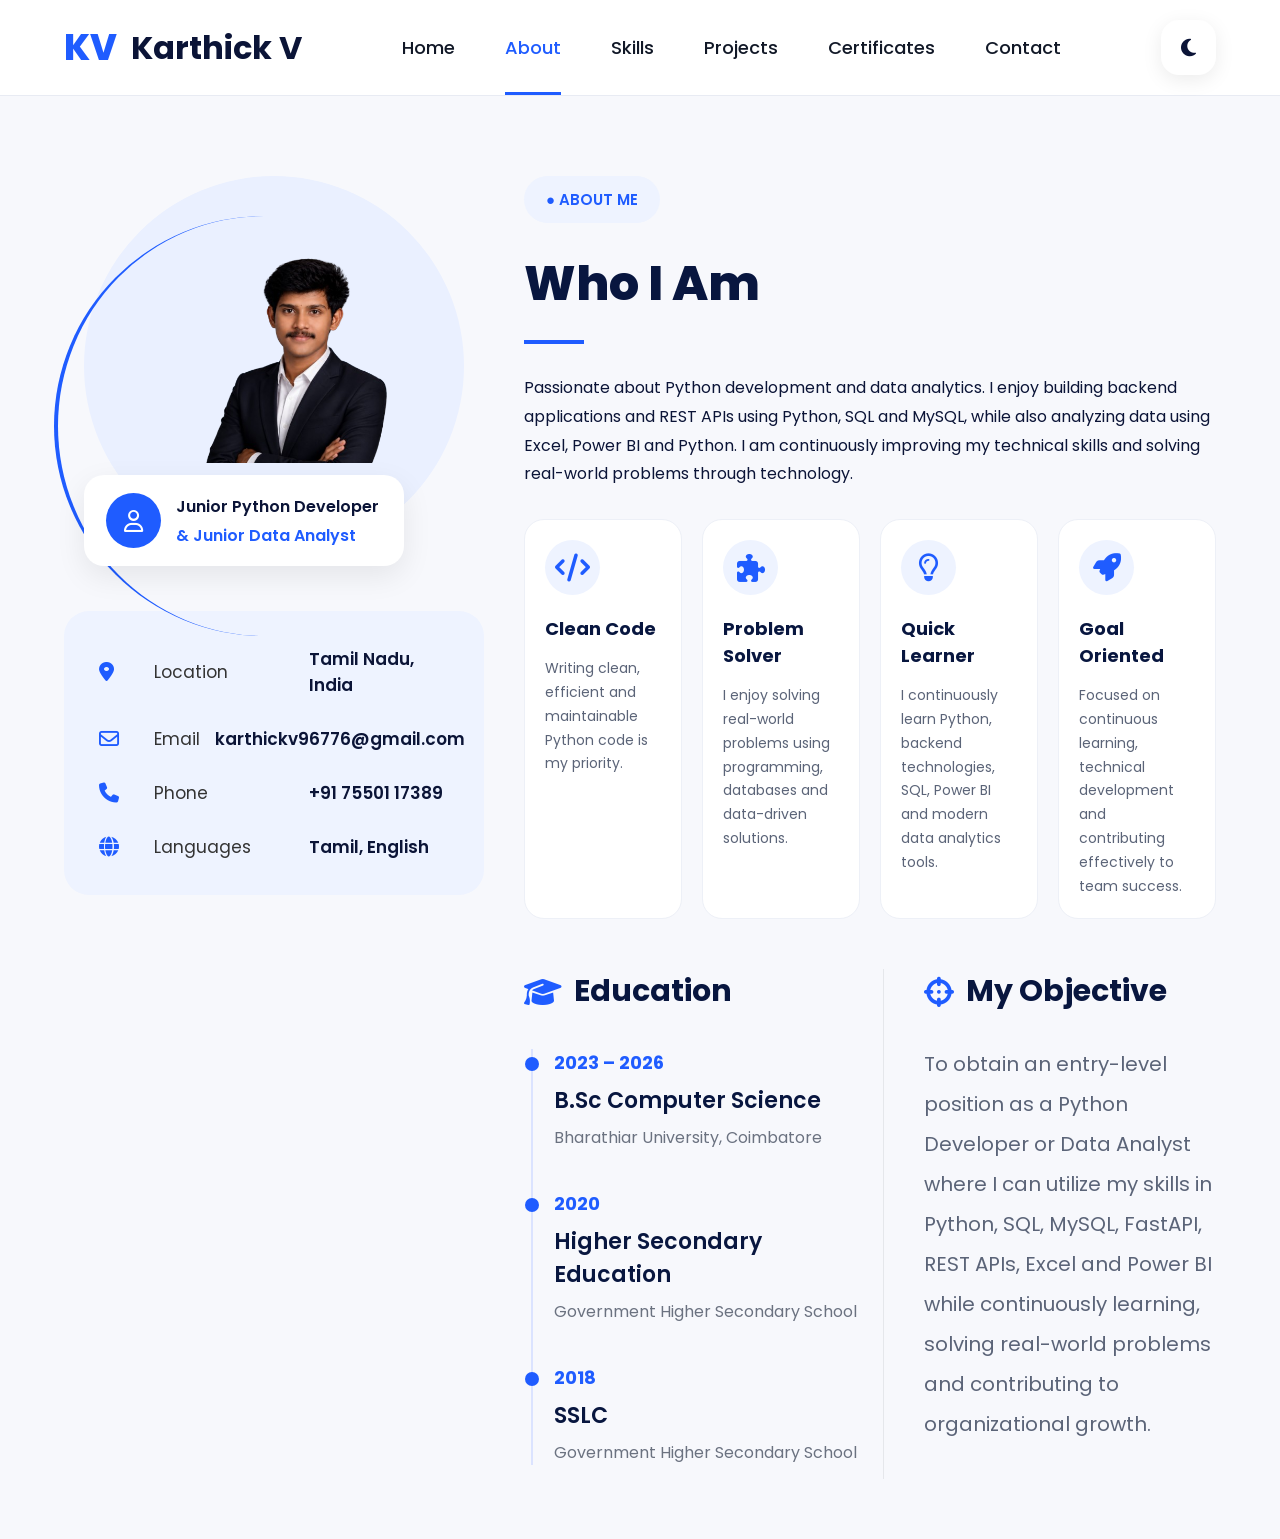
<file: about.html>
<!DOCTYPE html>
<html lang="en">

<head>

    <meta charset="UTF-8">
    <meta name="viewport" content="width=device-width, initial-scale=1.0">

    <title>About | Karthick V</title>

    <link rel="stylesheet" href="css/about.css">

    <link rel="stylesheet"
        href="https://cdnjs.cloudflare.com/ajax/libs/font-awesome/6.7.2/css/all.min.css">

</head>

<body>

    <!-- ========================= -->
    <!-- HEADER -->
    <!-- ========================= -->

    <header class="header">

        <div class="container">

            <div class="logo">

                <span class="logo-icon">KV</span>

                <h2>Karthick V</h2>

            </div>

            <nav class="navbar">

                <ul class="nav-links">

                    <li><a href="index.html">Home</a></li>

                    <li><a href="about.html" class="active">About</a></li>

                    <li><a href="skills.html">Skills</a></li>

                    <li><a href="projects.html">Projects</a></li>

                    <li><a href="certificates.html">Certificates</a></li>

                    <li><a href="contact.html">Contact</a></li>

                </ul>

            </nav>

            <div class="theme-toggle">

                <i class="fa-solid fa-moon"></i>

            </div>

        </div>

    </header>

    <!-- ========================= -->
    <!-- ABOUT SECTION -->
    <!-- ========================= -->

    <section class="about-section">

        <div class="container about-container">

            <!-- LEFT SIDE -->

            <div class="about-left">

                <div class="image-wrapper">

                    <div class="circle-bg"></div>

                    <div class="curve-design"></div>

                    <img src="assets/images/profile/karthick.png"
                        alt="Karthick V"
                        class="profile-image">

                    <div class="role-card">

                        <div class="role-icon">

                            <i class="fa-regular fa-user"></i>

                        </div>

                        <div class="role-text">

                            <h4>Junior Python Developer</h4>

                            <p>& Junior Data Analyst </p>

                        </div>

                    </div>

                </div>

                <!-- PERSONAL INFO CARD -->

                <div class="info-card">

                    <div class="info-item">

                        <i class="fa-solid fa-location-dot"></i>

                        <span>Location</span>

                        <strong>Tamil Nadu, India</strong>

                    </div>

                    <div class="info-item">

                        <i class="fa-regular fa-envelope"></i>

                        <span>Email</span>

                        <strong>karthickv96776@gmail.com</strong>

                    </div>

                    <div class="info-item">

                        <i class="fa-solid fa-phone"></i>

                        <span>Phone</span>

                        <strong>+91 75501 17389</strong>

                    </div>

                    <div class="info-item">

                        <i class="fa-solid fa-globe"></i>

                        <span>Languages</span>

                        <strong>Tamil, English</strong>

                    </div>

                </div>

            </div>

            <!-- RIGHT SIDE -->

            <div class="about-right">

                <div class="section-badge">

                    ● ABOUT ME

                </div>

                <h2 class="section-title">

                    Who I Am

                </h2>

                <div class="title-line"></div>

                <p class="about-description">

                    Passionate about Python development and data analytics. I enjoy building backend applications and REST APIs using Python, SQL and MySQL, while also analyzing data using Excel, Power BI and Python. I am continuously improving my technical skills and solving real-world problems through technology.

                </p>

                <!-- FEATURE CARDS -->

                <div class="feature-grid">

                    <div class="feature-card">

                        <div class="feature-icon">

                            <i class="fa-solid fa-code"></i>

                        </div>

                        <h3>Clean Code</h3>

                        <p>
                            Writing clean, efficient and maintainable Python
                            code is my priority.
                        </p>

                    </div>

                    <div class="feature-card">

                        <div class="feature-icon">

                            <i class="fa-solid fa-puzzle-piece"></i>

                        </div>

                        <h3>Problem Solver</h3>

                        <p>
                            I enjoy solving real-world problems using
                            programming, databases and data-driven solutions.
                        </p>

                    </div>

                    <div class="feature-card">

                        <div class="feature-icon">

                            <i class="fa-regular fa-lightbulb"></i>

                        </div>

                        <h3>Quick Learner</h3>

                        <p>
                            I continuously learn Python, backend technologies,
                            SQL, Power BI and modern data analytics tools.
                        </p>

                    </div>

                    <div class="feature-card">

                        <div class="feature-icon">

                            <i class="fa-solid fa-rocket"></i>

                        </div>

                        <h3>Goal Oriented</h3>

                        <p>
                            Focused on continuous learning, technical
                            development and contributing effectively to team
                            success.
                        </p>

                    </div>

                </div>

                <!-- EDUCATION + OBJECTIVE -->

                <div class="bottom-content">

                    <!-- EDUCATION -->

                    <div class="education-section">

                        <h3>

                            <i class="fa-solid fa-graduation-cap"></i>

                            Education

                        </h3>

                        <div class="timeline">

                            <div class="timeline-item">

                                <h4>2023 – 2026</h4>

                                <p>B.Sc Computer Science</p>

                                <span>
                                    Bharathiar University, Coimbatore
                                </span>

                            </div>

                            <div class="timeline-item">

                                <h4>2020</h4>

                                <p>Higher Secondary Education</p>

                                <span>
                                    Government Higher Secondary School
                                </span>

                            </div>

                            <div class="timeline-item">

                                <h4>2018</h4>

                                <p>SSLC</p>

                                <span>
                                    Government Higher Secondary School
                                </span>

                            </div>

                        </div>

                    </div>

                    <!-- OBJECTIVE -->

                    <div class="objective-section">

                        <h3>

                            <i class="fa-solid fa-crosshairs"></i>

                            My Objective

                        </h3>

                        <p>

                            To obtain an entry-level position as a Python Developer or Data Analyst where I can utilize my skills in Python, SQL, MySQL, FastAPI, REST APIs, Excel and Power BI while continuously learning, solving real-world problems and contributing to organizational growth.

                        </p>

                    </div>

                </div>

            </div>

        </div>

    </section>

</body>

</html>
</file>
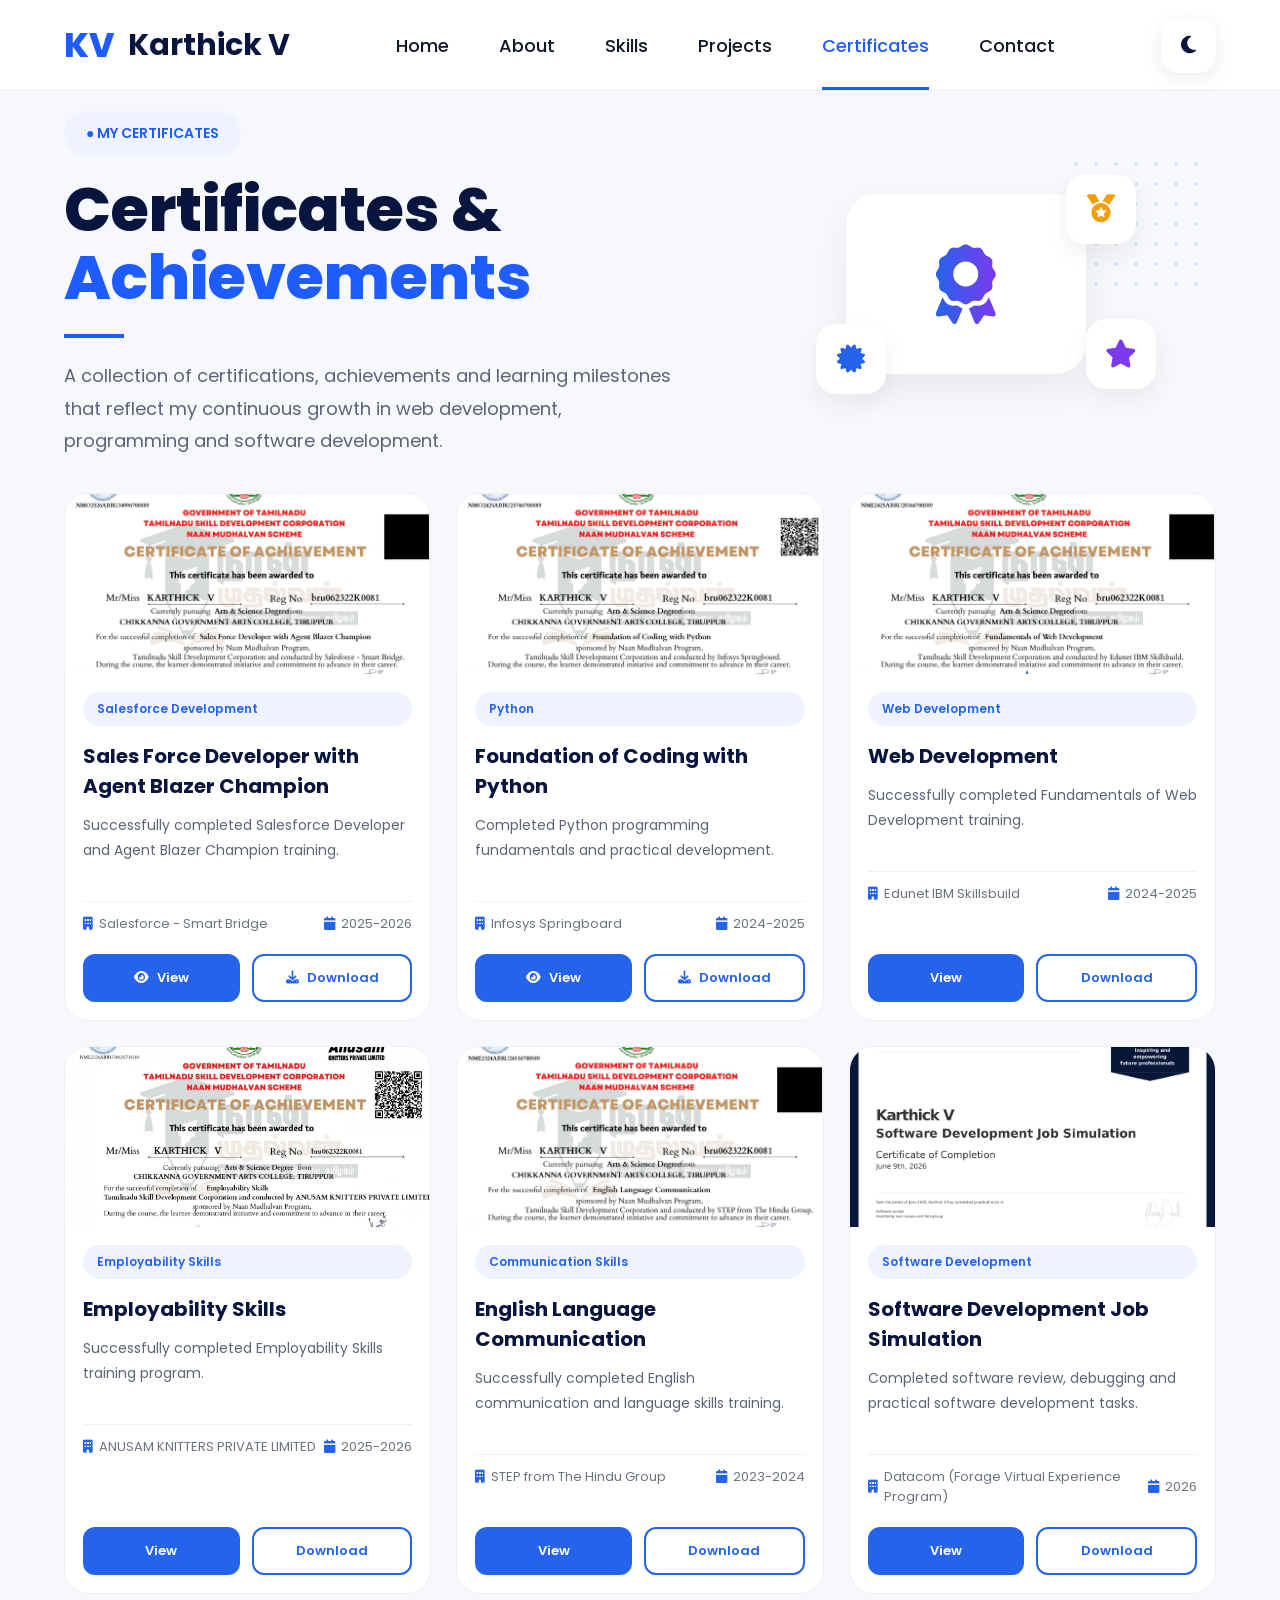
<file: certificates.html>
<!DOCTYPE html>
<html lang="en">

<head>

    <meta charset="UTF-8">

    <meta name="viewport"
        content="width=device-width, initial-scale=1.0">

    <title>Certificates | Karthick V</title>

    <!-- CSS -->

    <link rel="stylesheet"
        href="css/certificates.css">

    <!-- Font Awesome -->

    <link rel="stylesheet"
        href="https://cdnjs.cloudflare.com/ajax/libs/font-awesome/6.5.1/css/all.min.css">

</head>

<body>

    <!-- ========================= -->
    <!-- HEADER -->
    <!-- ========================= -->

    <header class="header">

        <div class="container">

            <div class="logo">

                <span class="logo-icon">
                    KV
                </span>

                <h2>
                    Karthick V
                </h2>

            </div>

            <nav class="navbar">

                <ul class="nav-links">

                    <li>
                        <a href="index.html">
                            Home
                        </a>
                    </li>

                    <li>
                        <a href="about.html">
                            About
                        </a>
                    </li>

                    <li>
                        <a href="skills.html">
                            Skills
                        </a>
                    </li>

                    <li>
                        <a href="projects.html">
                            Projects
                        </a>
                    </li>

                    <li>
                        <a href="certificates.html"
                            class="active">

                            Certificates

                        </a>
                    </li>


                    <li>
                        <a href="contact.html">
                            Contact
                        </a>
                    </li>

                </ul>

            </nav>

            <div class="theme-toggle">

                <i class="fa-solid fa-moon"></i>

            </div>

        </div>

    </header>

    <!-- ========================= -->
    <!-- CERTIFICATES SECTION -->
    <!-- ========================= -->

    <section class="certificates-section">

        <div class="container">

            <!-- ========================= -->
            <!-- TOP AREA -->
            <!-- ========================= -->

            <div class="certificates-top">

                <!-- LEFT -->

                <div class="certificates-content">

                    <div class="section-badge">

                        ● MY CERTIFICATES

                    </div>

                    <h1 class="certificates-title">

                        Certificates &
                        <span>Achievements</span>

                    </h1>

                    <div class="title-line"></div>

                    <p class="certificates-description">

                        A collection of certifications, achievements and learning milestones that reflect my continuous growth in web development, programming and software development.

                    </p>

                </div>

                <!-- RIGHT -->

                <div class="certificates-illustration">

                    <div class="certificate-main-card">

                        <i class="fa-solid fa-award"></i>

                    </div>

                    <div class="floating-badge badge-one">

                        <i class="fa-solid fa-certificate"></i>

                    </div>

                    <div class="floating-badge badge-two">

                        <i class="fa-solid fa-medal"></i>

                    </div>

                    <div class="floating-badge badge-three">

                        <i class="fa-solid fa-star"></i>

                    </div>

                    <div class="dots-pattern"></div>

                </div>

            </div>

            <!-- ========================= -->
            <!-- CERTIFICATE GRID -->
            <!-- ========================= -->

            <div class="certificate-grid">

                <!-- CERTIFICATE 1 -->

                <div class="certificate-card">

                    <div class="certificate-image">

                        <img src="assets/images/cert1.jpg"
                            alt="Salesforce Development Certificate">

                    </div>

                    <div class="certificate-content">

                        <span class="certificate-tag">

                            Salesforce Development

                        </span>

                        <h3>

                            Sales Force Developer with Agent Blazer Champion

                        </h3>

                        <p>

                            Successfully completed
                            Salesforce Developer and
                            Agent Blazer Champion training.

                        </p>

                        <div class="certificate-info">

                            <span>

                                <i class="fa-solid fa-building"></i>

                                Salesforce - Smart Bridge

                            </span>

                            <span>

                                <i class="fa-solid fa-calendar"></i>

                                2025-2026

                            </span>

                        </div>

                        <div class="certificate-buttons">

                            <a href="assets/Sales Force Developer with Agent Blazer Champion.pdf"
                                class="view-btn">

                                <i class="fa-solid fa-eye"></i>

                                View

                            </a>

                            <a href="assets/Sales Force Developer with Agent Blazer Champion.pdf"
                                class="download-btn">

                                <i class="fa-solid fa-download"></i>

                                Download

                            </a>

                        </div>

                    </div>

                </div>

                <!-- CERTIFICATE 2 -->

                <div class="certificate-card">

                    <div class="certificate-image">

                        <img src="assets/images/cert2.jpg"
                            alt="Python Certificate">

                    </div>

                    <div class="certificate-content">

                        <span class="certificate-tag">

                            Python

                        </span>

                        <h3>

                            Foundation of Coding with Python

                        </h3>

                        <p>

                            Completed Python
                            programming fundamentals
                            and practical development.

                        </p>

                        <div class="certificate-info">

                            <span>

                                <i class="fa-solid fa-building"></i>

                                Infosys Springboard

                            </span>

                            <span>

                                <i class="fa-solid fa-calendar"></i>

                                2024-2025

                            </span>

                        </div>

                        <div class="certificate-buttons">

                            <a href="assets/Foundation of Coding with Python.pdf"
                                class="view-btn">

                                <i class="fa-solid fa-eye"></i>

                                View

                            </a>

                            <a href="assets/Foundation of Coding with Python.pdf"
                                class="download-btn">

                                <i class="fa-solid fa-download"></i>

                                Download

                            </a>

                        </div>

                    </div>

                </div>

                <!-- CERTIFICATE 3 -->

                <div class="certificate-card">

                    <div class="certificate-image">

                        <img src="assets/images/cert3.jpg"
                            alt="Web Development">

                    </div>

                    <div class="certificate-content">

                        <span class="certificate-tag">

                            Web Development

                        </span>

                        <h3>

                            Web Development

                        </h3>

                        <p>

                            Successfully completed
                            Fundamentals of Web
                            Development training.

                        </p>

                        <div class="certificate-info">

                            <span>

                                <i class="fa-solid fa-building"></i>

                                Edunet IBM Skillsbuild

                            </span>

                            <span>

                                <i class="fa-solid fa-calendar"></i>

                                2024-2025

                            </span>

                        </div>

                        <div class="certificate-buttons">

                            <a href="assets/Fundamentals of Web Development.pdf"
                                class="view-btn">

                                View

                            </a>

                            <a href="assets/Fundamentals of Web Development.pdf"
                                class="download-btn">

                                Download

                            </a>

                        </div>

                    </div>

                </div>

                <!-- CERTIFICATE 4 -->

                <div class="certificate-card">

                    <div class="certificate-image">

                        <img src="assets/images/cert4.jpg"
                            alt="React Certificate">

                    </div>

                    <div class="certificate-content">

                        <span class="certificate-tag">

                            Employability Skills

                        </span>

                        <h3>

                            Employability Skills

                        </h3>

                        <p>

                            Successfully completed
                            Employability Skills
                            training program.

                        </p>

                        <div class="certificate-info">

                            <span>

                                <i class="fa-solid fa-building"></i>

                                ANUSAM KNITTERS PRIVATE LIMITED

                            </span>

                            <span>

                                <i class="fa-solid fa-calendar"></i>

                                2025-2026

                            </span>

                        </div>

                        <div class="certificate-buttons">

                            <a href="assets/Employability Skills.pdf"
                                class="view-btn">

                                View

                            </a>

                            <a href="assets/Employability Skills.pdf"
                                class="download-btn">

                                Download

                            </a>

                        </div>

                    </div>

                </div>

                <!-- CERTIFICATE 5 -->

                <div class="certificate-card">

                    <div class="certificate-image">

                        <img src="assets/images/cert5.jpg"
                            alt="Internship Certificate">

                    </div>

                    <div class="certificate-content">

                        <span class="certificate-tag">

                            Communication Skills

                        </span>

                        <h3>

                            English Language Communication

                        </h3>

                        <p>

                            Successfully completed
                            English communication
                            and language skills training.

                        </p>

                        <div class="certificate-info">

                            <span>

                                <i class="fa-solid fa-building"></i>

                                STEP from The Hindu Group

                            </span>

                            <span>

                                <i class="fa-solid fa-calendar"></i>

                                2023-2024

                            </span>

                        </div>

                        <div class="certificate-buttons">

                            <a href="assets/English Language Communication.pdf"
                                class="view-btn">

                                View

                            </a>

                            <a href="assets/English Language Communication.pdf"
                                class="download-btn">

                                Download

                            </a>

                        </div>

                    </div>

                </div>

                <!-- CERTIFICATE 6 -->

                <div class="certificate-card">

                    <div class="certificate-image">

                        <img src="assets/images/Software Development Job Simulation_page-0001.jpg"
                            alt="AI Fundamentals">

                    </div>

                    <div class="certificate-content">

                        <span class="certificate-tag">

                            Software Development

                        </span>

                        <h3>

                            Software Development Job Simulation

                        </h3>

                        <p>

                            Completed software review,
                            debugging and practical
                            software development tasks.

                        </p>

                        <div class="certificate-info">

                            <span>

                                <i class="fa-solid fa-building"></i>

                                Datacom (Forage Virtual Experience Program)

                            </span>

                            <span>

                                <i class="fa-solid fa-calendar"></i>

                                2026

                            </span>

                        </div>

                        <div class="certificate-buttons">

                            <a href="assets/Software Development Job Simulation.pdf"
                                class="view-btn">

                                View

                            </a>

                            <a href="assets/Software Development Job Simulation.pdf"
                                class="download-btn">

                                Download

                            </a>

                        </div>

                    </div>

                </div>

            </div>


    </section>

</body>

</html>
</file>
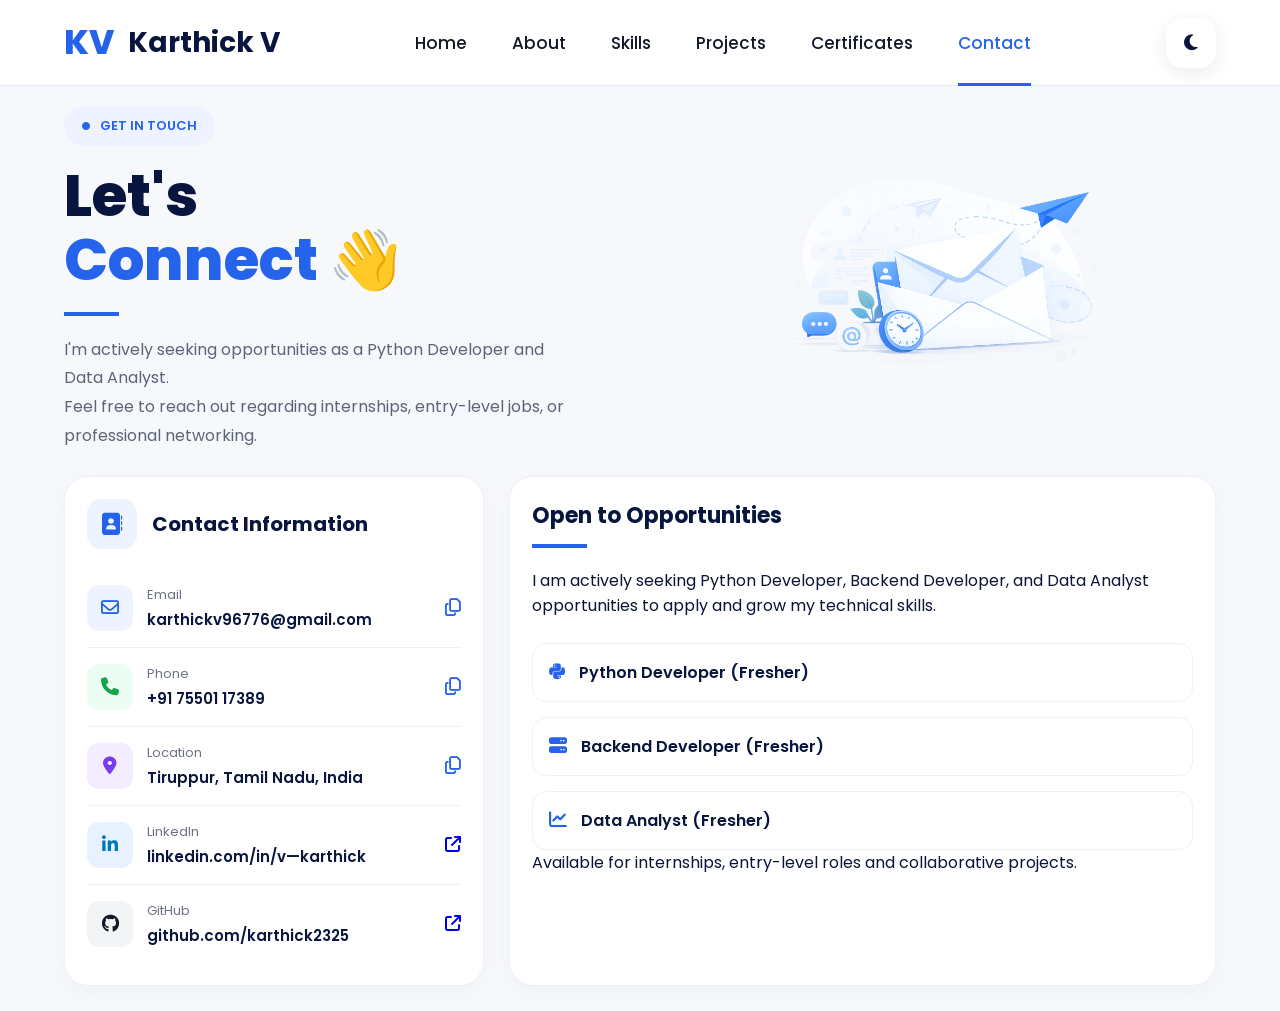
<file: contact.html>
<!DOCTYPE html>
<html lang="en">

<head>

    <meta charset="UTF-8">
    <meta name="viewport" content="width=device-width, initial-scale=1.0">

    <title>Contact | Karthick V</title>

    <!-- CSS -->
    <link rel="stylesheet" href="css/contact.css">

    <!-- Font Awesome -->
    <link rel="stylesheet"
        href="https://cdnjs.cloudflare.com/ajax/libs/font-awesome/6.5.1/css/all.min.css">

    <!-- Google Font -->
    <link href="https://fonts.googleapis.com/css2?family=Poppins:wght@300;400;500;600;700;800&display=swap"
        rel="stylesheet">

</head>

<body>

    <!-- ===================== -->
    <!-- HEADER -->
    <!-- ===================== -->

    <header class="header">

        <div class="container">

            <a href="index.html" class="logo">

                <div class="logo-icon">
                    KV
                </div>

                <h2>Karthick V</h2>

            </a>

            <nav class="nav-links">

                <a href="index.html">Home</a>

                <a href="about.html">About</a>

                <a href="skills.html">Skills</a>

                <a href="projects.html">Projects</a>

                <a href="certificates.html">Certificates</a>

                <a href="contact.html" class="active">
                    Contact
                </a>

            </nav>

            <div class="theme-toggle">

                <i class="fa-solid fa-moon"></i>

            </div>

        </div>

    </header>

    <!-- ===================== -->
    <!-- CONTACT SECTION -->
    <!-- ===================== -->

    <section class="contact-section">

        <div class="container">

            <!-- TOP AREA -->

            <div class="contact-top">

                <!-- LEFT -->

                <div class="contact-content">

                    <div class="section-badge">

                        <i class="fa-solid fa-circle"></i>

                        GET IN TOUCH

                    </div>

                    <h1 class="contact-title">

                        Let's

                        <br>

                        <span>Connect 👋</span>

                    </h1>

                    <div class="title-line"></div>

                    <p class="contact-description">

                        I'm actively seeking opportunities as a Python Developer
                        and Data Analyst.

                        <br>

                        Feel free to reach out regarding internships, entry-level
                        jobs, or professional networking.

                    </p>

                </div>

                <!-- RIGHT ILLUSTRATION -->

                <div class="contact-illustration">

                    <img
                        src="assets/images/contact-illustration.png"
                        alt="Contact Illustration">

                </div>

            </div>

            <!-- CONTACT GRID -->

            <div class="contact-grid">

                <!-- ================= -->
                <!-- CONTACT INFO -->
                <!-- ================= -->

                <div class="contact-card">

                    <div class="card-title">

                        <div class="card-icon">

                            <i class="fa-solid fa-address-book"></i>

                        </div>

                        <h3>Contact Information</h3>

                    </div>

                    <!-- EMAIL -->

                    <div class="info-item">

                        <div class="info-left">

                            <div class="info-icon blue">

                                <i class="fa-regular fa-envelope"></i>

                            </div>

                            <div>

                                <span>Email</span>

                                <h4>
                                    karthickv96776@gmail.com
                                </h4>

                            </div>

                        </div>

                        <i class="fa-regular fa-copy copy-icon"></i>

                    </div>

                    <!-- PHONE -->

                    <div class="info-item">

                        <div class="info-left">

                            <div class="info-icon green">

                                <i class="fa-solid fa-phone"></i>

                            </div>

                            <div>

                                <span>Phone</span>

                                <h4>
                                    +91 75501 17389
                                </h4>

                            </div>

                        </div>

                        <i class="fa-regular fa-copy copy-icon"></i>

                    </div>

                    <!-- LOCATION -->

                    <div class="info-item">

                        <div class="info-left">

                            <div class="info-icon purple">

                                <i class="fa-solid fa-location-dot"></i>

                            </div>

                            <div>

                                <span>Location</span>

                                <h4>
                                    Tiruppur, Tamil Nadu, India
                                </h4>

                            </div>

                        </div>

                        <i class="fa-regular fa-copy copy-icon"></i>

                    </div>

                    <!-- LINKEDIN -->

                    <div class="info-item">

                        <div class="info-left">

                            <div class="info-icon linkedin">

                                <i class="fa-brands fa-linkedin-in"></i>

                            </div>

                            <div>

                                <span>LinkedIn</span>

                                <h4>

                                    <a href="https://www.linkedin.com/in/karthick-v-343205371"
                                        target="_blank">

                                        linkedin.com/in/v—karthick

                                    </a>

                                </h4>

                            </div>

                        </div>

                        <a href="https://www.linkedin.com/in/v—karthick  "
                            target="_blank">

                            <i class="fa-solid fa-arrow-up-right-from-square"></i>

                        </a>

                    </div>

                    <!-- GITHUB -->

                    <div class="info-item">

                        <div class="info-left">

                            <div class="info-icon github">

                                <i class="fa-brands fa-github"></i>

                            </div>

                            <div>

                                <span>GitHub</span>

                                <h4>

                                    <a href="https://github.com/karthick2325"
                                        target="_blank">

                                        github.com/karthick2325

                                    </a>

                                </h4>

                            </div>

                        </div>

                        <a href="https://github.com/karthick2325"
                            target="_blank">

                            <i class="fa-solid fa-arrow-up-right-from-square"></i>

                        </a>

                    </div>

                </div>

                <!-- ================= -->
                <!-- OPPORTUNITIES -->
                <!-- ================= -->

                <div class="opportunity-card">

                    <div class="form-header">

                        <h3>
                            Open to Opportunities
                        </h3>

                        <div class="title-line small-line"></div>

                    </div>

                    <p>
                        I am actively seeking Python Developer, Backend
                        Developer, and Data Analyst opportunities to apply
                        and grow my technical skills.
                    </p>

                    <div class="opportunity-list">

                        <div class="opportunity-item">

                            <i class="fa-brands fa-python"></i>

                            <span>Python Developer (Fresher)</span>

                        </div>

                        <div class="opportunity-item">

                            <i class="fa-solid fa-server"></i>

                            <span>Backend Developer (Fresher)</span>

                        </div>

                        <div class="opportunity-item">

                            <i class="fa-solid fa-chart-line"></i>

                            <span>Data Analyst (Fresher)</span>

                        </div>

                    </div>

                    <p>
                        Available for internships, entry-level roles
                        and collaborative projects.
                    </p>

                </div>

            </div>

        </div>

    </section>

</body>

</html>
</file>
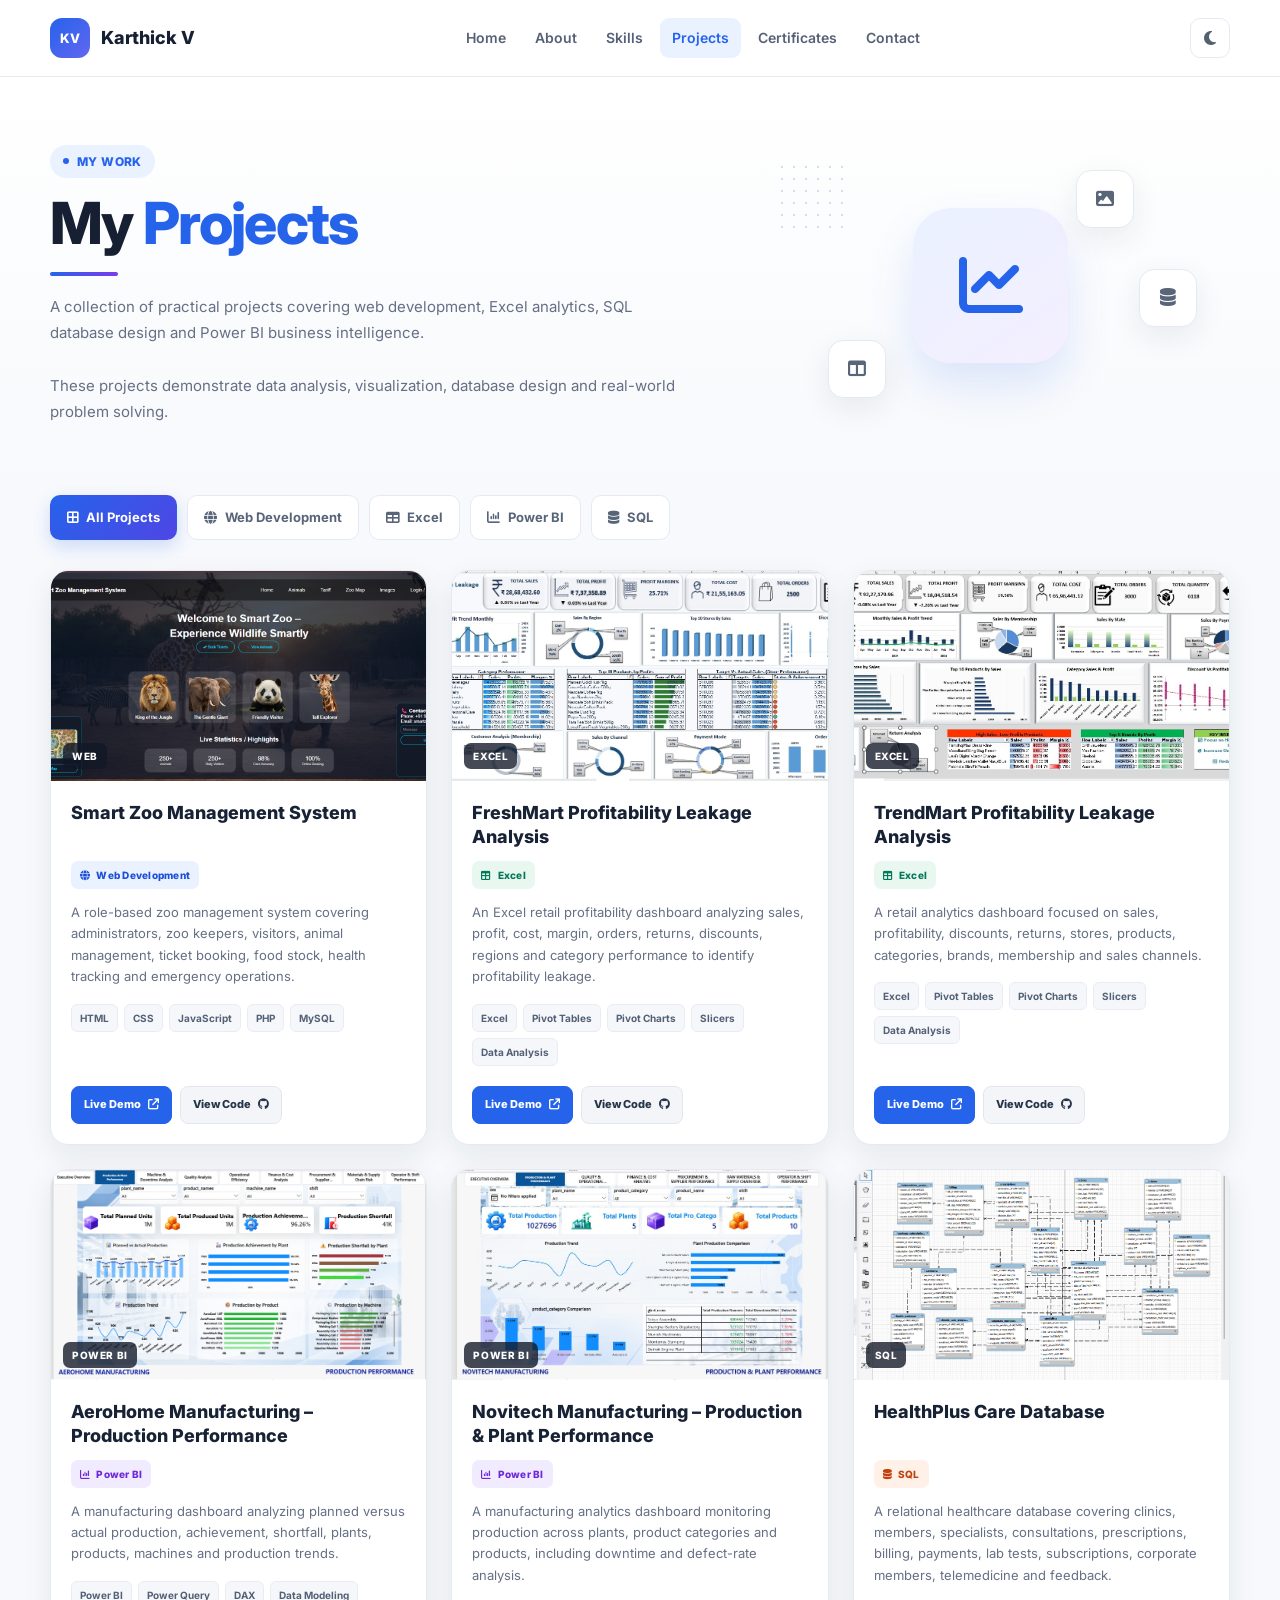
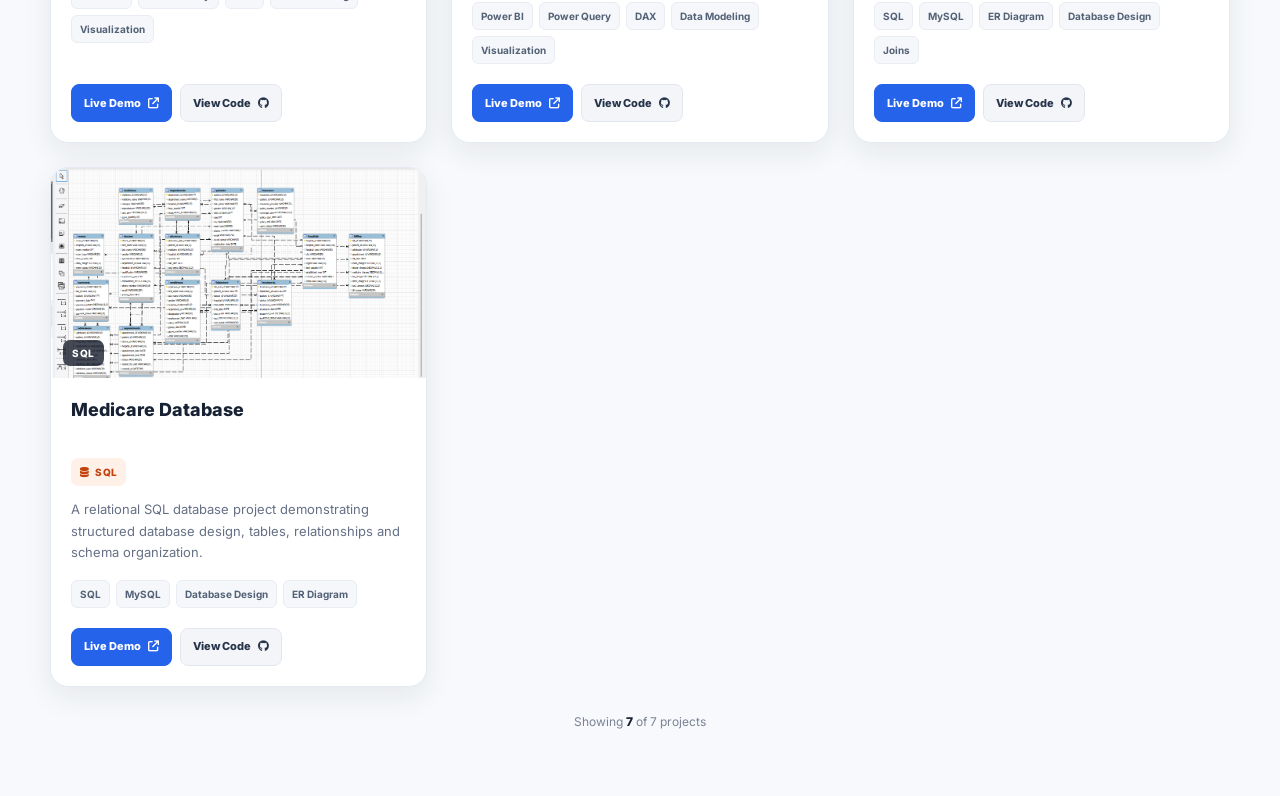
<file: projects.html>
<!DOCTYPE html>
<html lang="en">

<head>
    <meta charset="UTF-8">

    <meta name="viewport"
          content="width=device-width, initial-scale=1.0">

    <meta name="description"
          content="Karthick V portfolio projects including Web Development, Excel Analytics, SQL Database Design and Power BI dashboards.">

    <title>Projects | Karthick V</title>


    <!-- =========================================
         GOOGLE FONT
    ========================================== -->

    <link rel="preconnect"
          href="https://fonts.googleapis.com">

    <link rel="preconnect"
          href="https://fonts.gstatic.com"
          crossorigin>

    <link href="https://fonts.googleapis.com/css2?family=Inter:wght@400;500;600;700;800&display=swap"
          rel="stylesheet">


    <!-- =========================================
         FONT AWESOME
    ========================================== -->

    <link rel="stylesheet"
          href="https://cdnjs.cloudflare.com/ajax/libs/font-awesome/6.7.2/css/all.min.css">


    <!-- =========================================
         PROJECT PAGE CSS
    ========================================== -->

    <link rel="stylesheet"
          href="css/projects.css">

</head>


<body>


    <!-- =========================================
         HEADER
    ========================================== -->

    <header class="header">

        <div class="container header-inner">


            <!-- LOGO -->

            <a href="index.html"
               class="logo"
               aria-label="Karthick V Home">

                <span class="logo-icon">
                    KV
                </span>

                <span class="logo-name">
                    Karthick V
                </span>

            </a>


            <!-- NAVIGATION -->

            <nav class="navbar"
                 aria-label="Main navigation">

                <ul class="nav-links">

                    <li>
                        <a href="index.html">
                            Home
                        </a>
                    </li>

                    <li>
                        <a href="about.html">
                            About
                        </a>
                    </li>

                    <li>
                        <a href="skills.html">
                            Skills
                        </a>
                    </li>

                    <li>
                        <a href="projects.html"
                           class="active"
                           aria-current="page">
                            Projects
                        </a>
                    </li>

                    <li>
                        <a href="certificates.html">
                            Certificates
                        </a>
                    </li>

                    <li>
                        <a href="contact.html">
                            Contact
                        </a>
                    </li>

                </ul>

            </nav>


            <!-- THEME BUTTON -->

            <button class="theme-toggle"
                    type="button"
                    aria-label="Toggle dark mode">

                <i class="fa-solid fa-moon"></i>

            </button>


        </div>

    </header>



    <!-- =========================================
         MAIN
    ========================================== -->

    <main>


        <!-- =====================================
             PROJECT HERO
        ====================================== -->

        <section class="projects-hero">

            <div class="container projects-hero-inner">


                <!-- LEFT CONTENT -->

                <div class="projects-hero-content">

                    <div class="section-badge">

                        <span class="badge-dot"></span>

                        MY WORK

                    </div>


                    <h1 class="projects-title">

                        My
                        <span>Projects</span>

                    </h1>


                    <div class="title-line"></div>


                    <p class="projects-description">

                        A collection of practical projects covering
                        web development, Excel analytics, SQL database
                        design and Power BI business intelligence.

                        <br><br>

                        These projects demonstrate data analysis,
                        visualization, database design and real-world
                        problem solving.

                    </p>

                </div>


                <!-- RIGHT ILLUSTRATION -->

                <div class="projects-illustration"
                     aria-hidden="true">


                    <div class="illustration-main">

                        <i class="fa-solid fa-chart-line"></i>

                    </div>


                    <div class="floating-card floating-card-one">

                        <i class="fa-solid fa-image"></i>

                    </div>


                    <div class="floating-card floating-card-two">

                        <i class="fa-solid fa-table-columns"></i>

                    </div>


                    <div class="floating-card floating-card-three">

                        <i class="fa-solid fa-database"></i>

                    </div>


                    <div class="dots-pattern"></div>


                </div>


            </div>

        </section>



        <!-- =====================================
             PROJECT CONTENT SECTION
        ====================================== -->

        <section class="projects-section">

            <div class="container">


                <!-- =================================
                     FILTER BUTTONS
                ================================== -->

                <div class="project-filters"
                     role="group"
                     aria-label="Project filters">


                    <button class="filter-btn active"
                            type="button"
                            data-filter="all">

                        <i class="fa-solid fa-border-all"></i>

                        <span>All Projects</span>

                    </button>


                    <button class="filter-btn"
                            type="button"
                            data-filter="web">

                        <i class="fa-solid fa-globe"></i>

                        <span>Web Development</span>

                    </button>


                    <button class="filter-btn"
                            type="button"
                            data-filter="excel">

                        <i class="fa-solid fa-table"></i>

                        <span>Excel</span>

                    </button>


                    <button class="filter-btn"
                            type="button"
                            data-filter="powerbi">

                        <i class="fa-solid fa-chart-column"></i>

                        <span>Power BI</span>

                    </button>


                    <button class="filter-btn"
                            type="button"
                            data-filter="sql">

                        <i class="fa-solid fa-database"></i>

                        <span>SQL</span>

                    </button>


                </div>



                <!-- =================================
                     PROJECT GRID
                ================================== -->

                <div class="projects-grid">



                    <!-- =================================
                         PROJECT 1
                         SMART ZOO MANAGEMENT SYSTEM
                    ================================== -->

                    <article class="project-card"
                             data-category="web">


                        <div class="project-image">

                            <img src="assets/images/smart-zoo.png"
                                 alt="Smart Zoo Management System"
                                 loading="lazy">

                            <span class="image-label">
                                WEB
                            </span>

                        </div>


                        <div class="project-content">


                            <h2 class="project-title">
                                Smart Zoo Management System
                            </h2>


                            <div class="project-category web-badge">

                                <i class="fa-solid fa-globe"></i>

                                <span>
                                    Web Development
                                </span>

                            </div>


                            <p class="project-description">

                                A role-based zoo management system
                                covering administrators, zoo keepers,
                                visitors, animal management, ticket
                                booking, food stock, health tracking
                                and emergency operations.

                            </p>


                            <div class="project-tech">

                                <span>HTML</span>
                                <span>CSS</span>
                                <span>JavaScript</span>
                                <span>PHP</span>
                                <span>MySQL</span>

                            </div>


                            <div class="project-links">


                                <a href="assets/SMART-ZOO-DEMO-VIDEO.mp4"
                                   class="project-btn primary"
                                   target="_blank"
                                   rel="noopener noreferrer">

                                    <span>Live Demo</span>

                                    <i class="fa-solid fa-arrow-up-right-from-square"></i>

                                </a>


                                <a href="https://github.com/karthick2325/smart-zoo-management-system.git"
                                   class="project-btn secondary"
                                   target="_blank"
                                   rel="noopener noreferrer">

                                    <span>View Code</span>

                                    <i class="fa-brands fa-github"></i>

                                </a>


                            </div>


                        </div>

                    </article>



                    <!-- =================================
                         PROJECT 2
                         FRESHMART
                    ================================== -->

                    <article class="project-card"
                             data-category="excel">


                        <div class="project-image">

                            <img src="assets/images/freshmart.png"
                                 alt="FreshMart Profitability Leakage Analysis Dashboard"
                                 loading="lazy">

                            <span class="image-label">
                                EXCEL
                            </span>

                        </div>


                        <div class="project-content">


                            <h2 class="project-title">
                                FreshMart Profitability Leakage Analysis
                            </h2>


                            <div class="project-category excel-badge">

                                <i class="fa-solid fa-table"></i>

                                <span>
                                    Excel
                                </span>

                            </div>


                            <p class="project-description">

                                An Excel retail profitability dashboard
                                analyzing sales, profit, cost, margin,
                                orders, returns, discounts, regions and
                                category performance to identify
                                profitability leakage.

                            </p>


                            <div class="project-tech">

                                <span>Excel</span>
                                <span>Pivot Tables</span>
                                <span>Pivot Charts</span>
                                <span>Slicers</span>
                                <span>Data Analysis</span>

                            </div>


                            <div class="project-links">


                                <a href="assets/images/freshmart.png"
                                   class="project-btn primary"
                                   target="_blank"
                                   rel="noopener noreferrer">

                                    <span>Live Demo</span>

                                    <i class="fa-solid fa-arrow-up-right-from-square"></i>

                                </a>


                                <a href="https://github.com/karthick2325/Data_Analytics_Karthick_V/tree/main/02_Excel/PROJECT/FreshMart/SOURCE"
                                   class="project-btn secondary"
                                   target="_blank"
                                   rel="noopener noreferrer">

                                    <span>View Code</span>

                                    <i class="fa-brands fa-github"></i>

                                </a>


                            </div>


                        </div>

                    </article>



                    <!-- =================================
                         PROJECT 3
                         TRENDMART
                    ================================== -->

                    <article class="project-card"
                             data-category="excel">


                        <div class="project-image">

                            <img src="assets/images/trendmart.jpeg"
                                 alt="TrendMart Profitability Leakage Analysis Dashboard"
                                 loading="lazy">

                            <span class="image-label">
                                EXCEL
                            </span>

                        </div>


                        <div class="project-content">


                            <h2 class="project-title">
                                TrendMart Profitability Leakage Analysis
                            </h2>


                            <div class="project-category excel-badge">

                                <i class="fa-solid fa-table"></i>

                                <span>
                                    Excel
                                </span>

                            </div>


                            <p class="project-description">

                                A retail analytics dashboard focused
                                on sales, profitability, discounts,
                                returns, stores, products, categories,
                                brands, membership and sales channels.

                            </p>


                            <div class="project-tech">

                                <span>Excel</span>
                                <span>Pivot Tables</span>
                                <span>Pivot Charts</span>
                                <span>Slicers</span>
                                <span>Data Analysis</span>

                            </div>


                            <div class="project-links">


                                <a href="assets/images/trendmart.jpeg"
                                   class="project-btn primary"
                                   target="_blank"
                                   rel="noopener noreferrer">

                                    <span>Live Demo</span>

                                    <i class="fa-solid fa-arrow-up-right-from-square"></i>

                                </a>


                                <a href="https://github.com/karthick2325/Data_Analytics_Karthick_V/tree/main/02_Excel/PROJECT/TrendKart/SOURCE"
                                   class="project-btn secondary"
                                   target="_blank"
                                   rel="noopener noreferrer">

                                    <span>View Code</span>

                                    <i class="fa-brands fa-github"></i>

                                </a>


                            </div>


                        </div>

                    </article>



                    <!-- =================================
                         PROJECT 4
                         AEROHOME
                    ================================== -->

                    <article class="project-card"
                             data-category="powerbi">


                        <div class="project-image">

                            <img src="assets/images/aerohome.png"
                                 alt="AeroHome Manufacturing Power BI Dashboard"
                                 loading="lazy">

                            <span class="image-label">
                                POWER BI
                            </span>

                        </div>


                        <div class="project-content">


                            <h2 class="project-title">
                                AeroHome Manufacturing – Production Performance
                            </h2>


                            <div class="project-category powerbi-badge">

                                <i class="fa-solid fa-chart-column"></i>

                                <span>
                                    Power BI
                                </span>

                            </div>


                            <p class="project-description">

                                A manufacturing dashboard analyzing
                                planned versus actual production,
                                achievement, shortfall, plants,
                                products, machines and production
                                trends.

                            </p>


                            <div class="project-tech">

                                <span>Power BI</span>
                                <span>Power Query</span>
                                <span>DAX</span>
                                <span>Data Modeling</span>
                                <span>Visualization</span>

                            </div>


                            <div class="project-links">


                                <a href="assets/images/aerohome.png"
                                   class="project-btn primary"
                                   target="_blank"
                                   rel="noopener noreferrer">

                                    <span>Live Demo</span>

                                    <i class="fa-solid fa-arrow-up-right-from-square"></i>

                                </a>


                                <a href="https://github.com/karthick2325/Data_Analytics_Karthick_V/tree/main/05_PowerBI/AEROHOME_MANUFACTURING_PROJECT"
                                   class="project-btn secondary"
                                   target="_blank"
                                   rel="noopener noreferrer">

                                    <span>View Code</span>

                                    <i class="fa-brands fa-github"></i>

                                </a>


                            </div>


                        </div>

                    </article>



                    <!-- =================================
                         PROJECT 5
                         NOVITECH
                    ================================== -->

                    <article class="project-card"
                             data-category="powerbi">


                        <div class="project-image">

                            <img src="assets/images/novitech.jpeg"
                                 alt="Novitech Manufacturing Power BI Dashboard"
                                 loading="lazy">

                            <span class="image-label">
                                POWER BI
                            </span>

                        </div>


                        <div class="project-content">


                            <h2 class="project-title">
                                Novitech Manufacturing – Production &amp; Plant Performance
                            </h2>


                            <div class="project-category powerbi-badge">

                                <i class="fa-solid fa-chart-column"></i>

                                <span>
                                    Power BI
                                </span>

                            </div>


                            <p class="project-description">

                                A manufacturing analytics dashboard
                                monitoring production across plants,
                                product categories and products,
                                including downtime and defect-rate
                                analysis.

                            </p>


                            <div class="project-tech">

                                <span>Power BI</span>
                                <span>Power Query</span>
                                <span>DAX</span>
                                <span>Data Modeling</span>
                                <span>Visualization</span>

                            </div>


                            <div class="project-links">


                                <a href="assets/images/novitech.jpeg"
                                   class="project-btn primary"
                                   target="_blank"
                                   rel="noopener noreferrer">

                                    <span>Live Demo</span>

                                    <i class="fa-solid fa-arrow-up-right-from-square"></i>

                                </a>


                                <a href="https://github.com/karthick2325/Data_Analytics_Karthick_V/tree/main/05_PowerBI/NOVITECH_MANUFACTURING_PROJECT"
                                   class="project-btn secondary"
                                   target="_blank"
                                   rel="noopener noreferrer">

                                    <span>View Code</span>

                                    <i class="fa-brands fa-github"></i>

                                </a>


                            </div>


                        </div>

                    </article>



                    <!-- =================================
                         PROJECT 6
                         HEALTHPLUS
                    ================================== -->

                    <article class="project-card"
                             data-category="sql">


                        <div class="project-image">

                            <img src="assets/images/healthplus-schema.png"
                                 alt="HealthPlus Care SQL Database Schema"
                                 loading="lazy">

                            <span class="image-label">
                                SQL
                            </span>

                        </div>


                        <div class="project-content">


                            <h2 class="project-title">
                                HealthPlus Care Database
                            </h2>


                            <div class="project-category sql-badge">

                                <i class="fa-solid fa-database"></i>

                                <span>
                                    SQL
                                </span>

                            </div>


                            <p class="project-description">

                                A relational healthcare database
                                covering clinics, members, specialists,
                                consultations, prescriptions, billing,
                                payments, lab tests, subscriptions,
                                corporate members, telemedicine and
                                feedback.

                            </p>


                            <div class="project-tech">

                                <span>SQL</span>
                                <span>MySQL</span>
                                <span>ER Diagram</span>
                                <span>Database Design</span>
                                <span>Joins</span>

                            </div>


                            <div class="project-links">


                                <a href="assets/images/healthplus-schema.png"
                                   class="project-btn primary"
                                   target="_blank"
                                   rel="noopener noreferrer">

                                    <span>Live Demo</span>

                                    <i class="fa-solid fa-arrow-up-right-from-square"></i>

                                </a>


                                <a href="https://github.com/karthick2325/Data_Analytics_Karthick_V/tree/main/03_SQL/HEALTHPLUS_CARE_ANALYTICS"
                                   class="project-btn secondary"
                                   target="_blank"
                                   rel="noopener noreferrer">

                                    <span>View Code</span>

                                    <i class="fa-brands fa-github"></i>

                                </a>


                            </div>


                        </div>

                    </article>



                    <!-- =================================
                         PROJECT 7
                         SQL DATABASE PROJECT 2
                    ================================== -->

                    <article class="project-card"
                             data-category="sql">


                        <div class="project-image">

                            <img src="assets/images/sql-project-2.png"
                                 alt="Medicare Database Project Schema"
                                 loading="lazy">

                            <span class="image-label">
                                SQL
                            </span>

                        </div>


                        <div class="project-content">


                            <h2 class="project-title">
                                Medicare Database
                            </h2>


                            <div class="project-category sql-badge">

                                <i class="fa-solid fa-database"></i>

                                <span>
                                    SQL
                                </span>

                            </div>


                            <p class="project-description">

                                A relational SQL database project
                                demonstrating structured database
                                design, tables, relationships and
                                schema organization.

                            </p>


                            <div class="project-tech">

                                <span>SQL</span>
                                <span>MySQL</span>
                                <span>Database Design</span>
                                <span>ER Diagram</span>

                            </div>


                            <div class="project-links">


                                <a href="assets/images/sql-project-2.png"
                                   class="project-btn primary"
                                   target="_blank"
                                   rel="noopener noreferrer">

                                    <span>Live Demo</span>

                                    <i class="fa-solid fa-arrow-up-right-from-square"></i>

                                </a>


                                <a href="https://github.com/karthick2325/Data_Analytics_Karthick_V/tree/main/03_SQL/MEDICARE_HEALTHCARE_ANALYTICS"
                                   class="project-btn secondary"
                                   target="_blank"
                                   rel="noopener noreferrer">

                                    <span>View Code</span>

                                    <i class="fa-brands fa-github"></i>

                                </a>


                            </div>


                        </div>

                    </article>


                </div>



                <!-- =================================
                     PROJECT COUNT
                ================================== -->

                <p class="projects-count"
                   aria-live="polite">

                    Showing

                    <strong id="visibleProjectCount">
                        7
                    </strong>

                    of 7 projects

                </p>


            </div>

        </section>


    </main>



    <!-- =========================================
         PROJECT PAGE JAVASCRIPT
    ========================================== -->

    <script src="js/projects.js"></script>


</body>

</html>
</file>
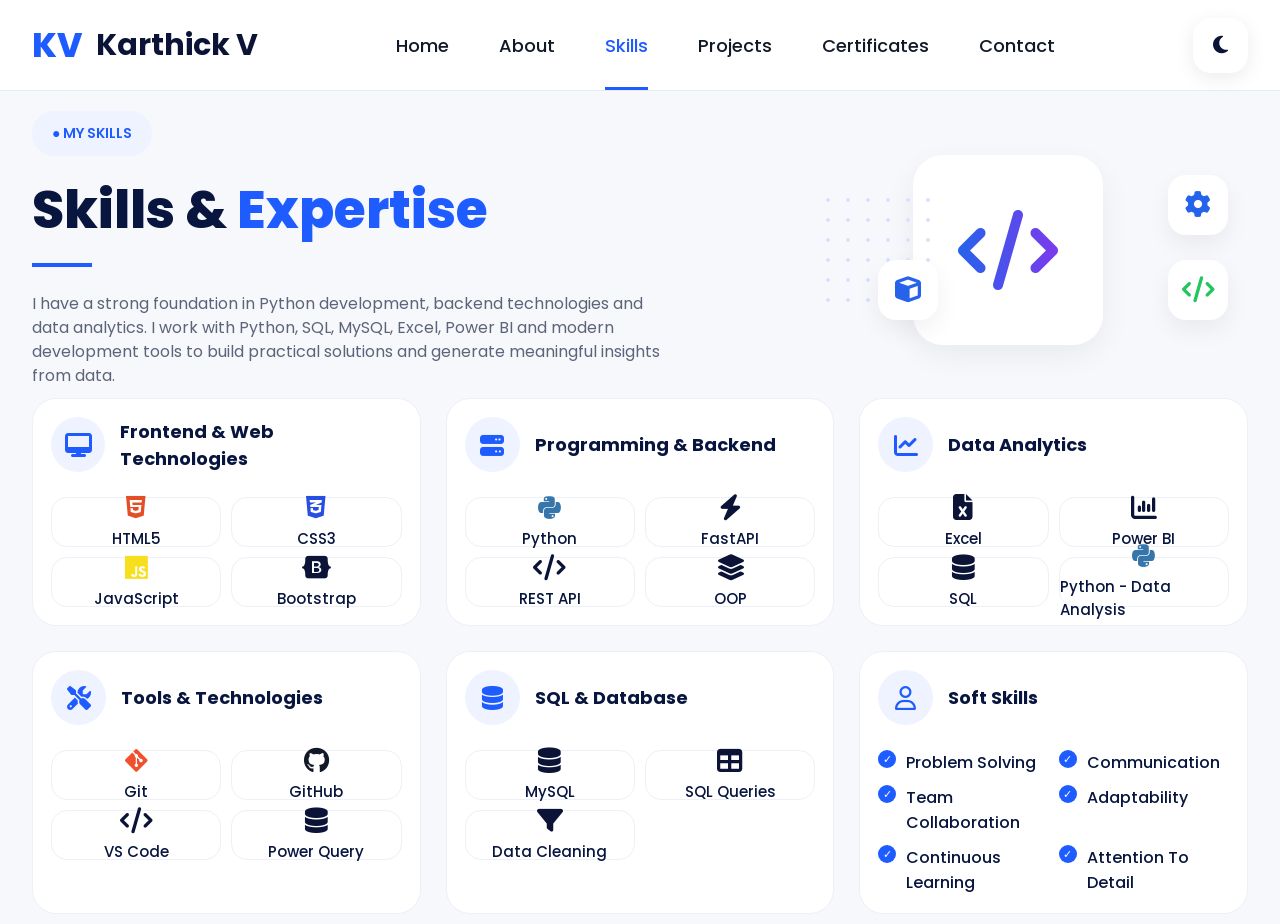
<file: skills.html>
<!DOCTYPE html>
<html lang="en">

<head>

    <meta charset="UTF-8">
    <meta name="viewport" content="width=device-width, initial-scale=1.0">

    <title>Skills | Karthick V</title>

    <link rel="stylesheet" href="css/skills.css">

    <link rel="stylesheet"
        href="https://cdnjs.cloudflare.com/ajax/libs/font-awesome/6.7.2/css/all.min.css">

</head>

<body>

    <!-- ========================= -->
    <!-- HEADER -->
    <!-- ========================= -->

    <header class="header">

        <div class="container">

            <div class="logo">

                <span class="logo-icon">KV</span>

                <h2>Karthick V</h2>

            </div>

            <nav class="navbar">

                <ul class="nav-links">

                    <li><a href="index.html">Home</a></li>

                    <li><a href="about.html">About</a></li>

                    <li><a href="skills.html" class="active">Skills</a></li>

                    <li><a href="projects.html">Projects</a></li>

                    <li><a href="certificates.html">Certificates</a></li>

                    <li><a href="contact.html">Contact</a></li>

                </ul>

            </nav>

            <div class="theme-toggle">

                <i class="fa-solid fa-moon"></i>

            </div>

        </div>

    </header>

    <!-- ========================= -->
    <!-- SKILLS SECTION -->
    <!-- ========================= -->

    <section class="skills-section">

        <div class="container">

            <!-- TOP AREA -->

            <div class="skills-top">

                <!-- LEFT -->

                <div class="skills-intro">

                    <div class="section-badge">

                        ● MY SKILLS

                    </div>

                    <h1 class="skills-title">

                        Skills &
                        <span>Expertise</span>

                    </h1>

                    <div class="title-line"></div>

                    <p class="skills-description">

                        I have a strong foundation in Python development,
                        backend technologies and data analytics. I work with
                        Python, SQL, MySQL, Excel, Power BI and modern
                        development tools to build practical solutions and
                        generate meaningful insights from data.

                    </p>

                </div>

                <!-- RIGHT -->

                <div class="skills-illustration">

                    <div class="dots-pattern"></div>

                    <div class="main-icon-card">

                        <i class="fa-solid fa-code"></i>

                    </div>

                    <div class="floating-icon icon-one">

                        <i class="fa-solid fa-cube"></i>

                    </div>

                    <div class="floating-icon icon-two">

                        <i class="fa-solid fa-gear"></i>

                    </div>

                    <div class="floating-icon icon-three">

                        <i class="fa-solid fa-code"></i>

                    </div>

                </div>

            </div>

            <!-- GRID -->

            <div class="skills-grid">

                <!-- FRONTEND -->

                <div class="skill-card">

                    <div class="card-header">

                        <div class="card-icon">

                            <i class="fa-solid fa-desktop"></i>

                        </div>

                        <h3>Frontend & Web Technologies</h3>

                    </div>

                    <div class="tech-grid">

                        <div class="tech-item">
                            <i class="fa-brands fa-html5"></i>
                            <span>HTML5</span>
                        </div>

                        <div class="tech-item">
                            <i class="fa-brands fa-css3-alt"></i>
                            <span>CSS3</span>
                        </div>

                        <div class="tech-item">
                            <i class="fa-brands fa-js"></i>
                            <span>JavaScript</span>
                        </div>

                        <div class="tech-item">
                            <i class="fa-brands fa-bootstrap"></i>
                            <span>Bootstrap</span>
                        </div>

                    </div>

                </div>

                <!-- PROGRAMMING -->

                <div class="skill-card">

                    <div class="card-header">

                        <div class="card-icon">

                            <i class="fa-solid fa-server"></i>

                        </div>

                        <h3>Programming & Backend</h3>

                    </div>

                    <div class="tech-grid">

                        <div class="tech-item">
                            <i class="fa-brands fa-python"></i>
                            <span>Python</span>
                        </div>

                        <div class="tech-item">
                            <i class="fa-solid fa-bolt"></i>
                            <span>FastAPI</span>
                        </div>

                        <div class="tech-item">
                            <i class="fa-solid fa-code"></i>
                            <span>REST API</span>
                        </div>

                        <div class="tech-item">
                            <i class="fa-solid fa-layer-group"></i>
                            <span>OOP</span>
                        </div>

                    </div>

                </div>

                <!-- DATA ANALYTICS -->

                <div class="skill-card">

                    <div class="card-header">

                        <div class="card-icon">

                            <i class="fa-solid fa-chart-line"></i>

                        </div>

                        <h3>Data Analytics</h3>

                    </div>

                    <div class="tech-grid">

                        <div class="tech-item">
                            <i class="fa-solid fa-file-excel"></i>
                            <span>Excel</span>
                        </div>

                        <div class="tech-item">
                            <i class="fa-solid fa-chart-column"></i>
                            <span>Power BI</span>
                        </div>

                        <div class="tech-item">
                            <i class="fa-solid fa-database"></i>
                            <span>SQL</span>
                        </div>

                        <div class="tech-item">
                            <i class="fa-brands fa-python"></i>
                            <span>Python - Data Analysis</span>
                        </div>

                    </div>

                </div>

                <!-- TOOLS -->

                <div class="skill-card">

                    <div class="card-header">

                        <div class="card-icon">

                            <i class="fa-solid fa-screwdriver-wrench"></i>

                        </div>

                        <h3>Tools & Technologies</h3>

                    </div>

                    <div class="tech-grid">

                        <div class="tech-item">
                            <i class="fa-brands fa-git-alt"></i>
                            <span>Git</span>
                        </div>

                        <div class="tech-item">
                            <i class="fa-brands fa-github"></i>
                            <span>GitHub</span>
                        </div>

                        <div class="tech-item">
                            <i class="fa-solid fa-code"></i>
                            <span>VS Code</span>
                        </div>

                        <div class="tech-item">
                            <i class="fa-solid fa-database"></i>
                            <span>Power Query</span>
                        </div>

                    </div>

                </div>

                <!-- DATABASE -->

                <div class="skill-card">

                    <div class="card-header">

                        <div class="card-icon">

                            <i class="fa-solid fa-database"></i>

                        </div>

                        <h3>SQL & Database</h3>

                    </div>

                    <div class="tech-grid">

                        <div class="tech-item">
                            <i class="fa-solid fa-database"></i>
                            <span>MySQL</span>
                        </div>

                        <div class="tech-item">
                            <i class="fa-solid fa-table"></i>
                            <span>SQL Queries</span>
                        </div>

                        <div class="tech-item">
                            <i class="fa-solid fa-filter"></i>
                            <span>Data Cleaning</span>
                        </div>

                    </div>

                </div>

                <!-- SOFT SKILLS -->

                <div class="skill-card">

                    <div class="card-header">

                        <div class="card-icon">

                            <i class="fa-regular fa-user"></i>

                        </div>

                        <h3>Soft Skills</h3>

                    </div>

                    <ul class="soft-skills">

                        <li>Problem Solving</li>
                        <li>Communication</li>
                        <li>Team Collaboration</li>
                        <li>Adaptability</li>
                        <li>Continuous Learning</li>
                        <li>Attention To Detail</li>

                    </ul>

                </div>

            </div>

        </div>

    </section>

</body>

</html>
</file>
<file: css/about.css>
/* ========================= */
/* GOOGLE FONT */
/* ========================= */

@import url('https://fonts.googleapis.com/css2?family=Poppins:wght@300;400;500;600;700;800&display=swap');

/* ========================= */
/* RESET */
/* ========================= */

*{
    margin:0;
    padding:0;
    box-sizing:border-box;
}

html{
    scroll-behavior:smooth;
}

body{
    font-family:'Poppins',sans-serif;
    background:#f7f8fc;
    color:#0b1437;
    overflow-x:hidden;
}

a{
    text-decoration:none;
}

ul{
    list-style:none;
}

img{
    max-width:100%;
    display:block;
}

/* ========================= */
/* COMMON */
/* ========================= */

.container{
    width:90%;
    max-width:1300px;
    margin:auto;
}

/* ========================= */
/* HEADER */
/* ========================= */

.header{
    width:100%;
    background:#ffffff;
    border-bottom:1px solid #e8ebf3;
    position:sticky;
    top:0;
    z-index:1000;
}

.header .container{
    display:flex;
    justify-content:space-between;
    align-items:center;
    height:95px;
}

/* ========================= */
/* LOGO */
/* ========================= */

.logo{
    display:flex;
    align-items:center;
    gap:14px;
}

.logo-icon{
    font-size:36px;
    font-weight:800;
    color:#1f5cff;
}

.logo h2{
    font-size:32px;
    font-weight:700;
}

/* ========================= */
/* NAVIGATION */
/* ========================= */

.nav-links{
    display:flex;
    align-items:center;
    gap:50px;
}

.nav-links a{
    color:#111827;
    font-size:18px;
    font-weight:500;
    transition:.3s;
    position:relative;
}

.nav-links a:hover{
    color:#1f5cff;
}

.nav-links a.active{
    color:#1f5cff;
}

.nav-links a.active::after{
    content:"";
    position:absolute;
    left:0;
    bottom:-35px;
    width:100%;
    height:3px;
    background:#1f5cff;
}

/* ========================= */
/* THEME TOGGLE */
/* ========================= */

.theme-toggle{
    width:55px;
    height:55px;
    background:#fff;
    border-radius:18px;
    display:flex;
    justify-content:center;
    align-items:center;
    cursor:pointer;
    box-shadow:0 5px 20px rgba(0,0,0,.08);
}

.theme-toggle i{
    font-size:20px;
}

/* ========================= */
/* ABOUT SECTION */
/* ========================= */

.about-section{
    padding:60px 0;
}

.about-container{
    display:grid;
    grid-template-columns:420px 1fr;
    gap:40px;
    align-items:start;
}

/* ========================= */
/* LEFT SIDE */
/* ========================= */

.about-left{
    display:flex;
    flex-direction:column;
    gap:35px;
}

/* ========================= */
/* IMAGE WRAPPER */
/* ========================= */

.image-wrapper{
    position:relative;
    height:420px;
    display:flex;
    justify-content:center;
    align-items:center;
}

/* CIRCLE */

.circle-bg{
    position:absolute;
    width:380px;
    height:380px;
    border-radius:50%;
    background:#eaf0ff;
    z-index:1;
}

/* CURVE */

.curve-design{
    position:absolute;
    width:420px;
    height:420px;
    border-left:4px solid #1f5cff;
    border-radius:50%;
    right:10px;
    top:60px;
    z-index:2;
}

/* IMAGE */

.profile-image{
    width:320px;
    position:relative;
    top:-10px;
    z-index:5;
}

/* ========================= */
/* ROLE CARD */
/* ========================= */

.role-card{
    position:absolute;
    left:20px;
    bottom:10px;

    background:#fff;
    border-radius:20px;

    padding:18px 22px;

    display:flex;
    align-items:center;
    gap:15px;

    min-width:320px;

    z-index:10;

    box-shadow:
    0 10px 30px rgba(0,0,0,.08);
}

.role-icon{
    width:55px;
    height:55px;
    border-radius:50%;

    background:#1f5cff;

    display:flex;
    justify-content:center;
    align-items:center;
}

.role-icon i{
    color:#fff;
    font-size:22px;
}

.role-text h4{
    font-size:16px;
    font-weight:600;
    color:#0b1437;
}

.role-text p{
    color:#1f5cff;
    font-size:16px;
    font-weight:600;
    margin-top:4px;
}

/* ========================= */
/* INFO CARD */
/* ========================= */

.info-card{
    background:#eef3ff;

    border-radius:25px;

    padding:35px;
}

.info-item{
    display:grid;
    grid-template-columns:40px 1fr 1fr;

    align-items:center;

    gap:15px;

    margin-bottom:28px;
}

.info-item:last-child{
    margin-bottom:0;
}

.info-item i{
    color:#1f5cff;
    font-size:20px;
}

.info-item span{
    font-size:17px;
    color:#333;
}

.info-item strong{
    font-size:17px;
    font-weight:600;
    color:#0b1437;
}

/* ========================= */
/* RIGHT SIDE */
/* ========================= */

.about-right{
    padding-top:20px;
}

/* BADGE */

.section-badge{
    display:inline-flex;

    align-items:center;

    gap:10px;

    padding:12px 22px;

    border-radius:30px;

    background:#eef3ff;

    color:#1f5cff;

    font-size:15px;

    font-weight:600;

    margin-bottom:25px;
}

/* TITLE */

.section-title{
    font-size:48px;
    font-weight:800;
    color:#08163f;
}

.title-line{
    width:60px;
    height:4px;
    background:#1f5cff;
    margin:20px 0 30px;
}

/* DESCRIPTION */

.about-description{
    font-size:16px;
    line-height:1.8;
    margin-bottom:30px;
}

/* ========================= */
/* FEATURE CARDS */
/* ========================= */

.feature-grid{
    display:grid;
    grid-template-columns:repeat(4,1fr);
    gap:20px;
    margin-bottom:50px;
}

.feature-card{
    background:#ffffff;
    border:1px solid #edf0f7;
    border-radius:20px;
    padding:20px;
    transition:.3s;
}

.feature-card:hover{
    transform:translateY(-8px);
    box-shadow:0 15px 35px rgba(0,0,0,.08);
}

.feature-icon{
    width:55px;
    height:55px;
    border-radius:50%;
    background:#eef3ff;

    display:flex;
    justify-content:center;
    align-items:center;

    margin-bottom:20px;
}

.feature-icon i{
    color:#1f5cff;
    font-size:28px;
}

.feature-card h3{
    font-size:18px;
    color:#08163f;
    margin-bottom:15px;
}

.feature-card p{
    font-size:14px;
    line-height:1.7;
    color:#5b6478;
}

/* ========================= */
/* BOTTOM CONTENT */
/* ========================= */

.bottom-content{
    display:grid;
    grid-template-columns:1fr 1fr;
    gap:25px;
    margin-top:20px;
}

/* ========================= */
/* EDUCATION SECTION */
/* ========================= */

.education-section h3{
    font-size:30px;
    color:#08163f;
    margin-bottom:35px;

    display:flex;
    align-items:center;
    gap:12px;
}

.education-section h3 i{
    color:#1f5cff;
}

.timeline{
    position:relative;
    padding-left:30px;
}

.timeline::before{
    content:"";
    position:absolute;
    left:7px;
    top:0;
    width:2px;
    height:100%;
    background:#dbe3ff;
}

.timeline-item{
    position:relative;
    margin-bottom:40px;
}

.timeline-item:last-child{
    margin-bottom:0;
}

.timeline-item::before{
    content:"";
    position:absolute;
    left:-29px;
    top:8px;

    width:14px;
    height:14px;

    border-radius:50%;
    background:#1f5cff;
}

.timeline-item h4{
    color:#1f5cff;
    font-size:18px;
    margin-bottom:8px;
}

.timeline-item p{
    font-size:22px;
    font-weight:600;
    color:#08163f;
    margin-bottom:8px;
}

.timeline-item span{
    color:#6b7280;
    font-size:16px;
}

/* ========================= */
/* OBJECTIVE SECTION */
/* ========================= */

.objective-section{
    border-left:1px solid #e5e7eb;
    padding-left:40px;
}

.objective-section h3{
    font-size:30px;
    color:#08163f;
    margin-bottom:30px;

    display:flex;
    align-items:center;
    gap:12px;
}

.objective-section h3 i{
    color:#1f5cff;
}

.objective-section p{
    font-size:20px;
    line-height:2;
    color:#5b6478;
    margin-bottom:35px;
}

/* ========================= */
/* STATS CARD */
/* ========================= */

.stats-card{
    background:#eef3ff;

    border-radius:20px;

    padding:15px;

    display:grid;
    grid-template-columns:repeat(4,1fr);

    gap:20px;
}

.stat{
    text-align:center;
    position:relative;
}

.stat:not(:last-child)::after{
    content:"";
    position:absolute;
    right:-10px;
    top:10px;

    width:1px;
    height:60px;

    background:#d4ddff;
}

.stat h2{
    color:#1f5cff;
    font-size:28px;
    margin-bottom:10px;
}

.stat span{
    color:#08163f;
    font-size:15px;
    font-weight:500;
    line-height:1.5;
}

/* ========================= */
/* RESPONSIVE */
/* ========================= */

@media(max-width:1200px){

    .about-container{
        grid-template-columns:1fr;
    }

    .about-left{
        align-items:center;
    }

    .about-right{
        padding-top:0;
    }

    .feature-grid{
        grid-template-columns:repeat(2,1fr);
    }

}

@media(max-width:992px){

    .bottom-content{
        grid-template-columns:1fr;
    }

    .objective-section{
        border-left:none;
        padding-left:0;
    }

    .stats-card{
        grid-template-columns:repeat(2,1fr);
    }

    .section-title{
        font-size:48px;
    }

}

@media(max-width:768px){

    .nav-links{
        display:none;
    }

    .feature-grid{
        grid-template-columns:1fr;
    }

    .section-title{
        font-size:40px;
    }

    .about-description{
        font-size:18px;
    }

    .info-item{
        grid-template-columns:35px 1fr;
    }

    .info-item strong{
        grid-column:2;
    }

    .stats-card{
        grid-template-columns:1fr;
    }

    .stat:not(:last-child)::after{
        display:none;
    }

}

@media(max-width:576px){

    .image-wrapper{
        height:420px;
    }

    .circle-bg{
        width:320px;
        height:320px;
    }

    .curve-design{
        width:280px;
        height:280px;
    }

    .profile-image{
        width:260px;
    }

    .role-card{
        min-width:260px;
        padding:15px;
    }

    .role-text h4{
        font-size:14px;
    }

    .section-title{
        font-size:34px;
    }

    .objective-section p{
        font-size:17px;
    }

}
</file>
<file: css/certificates.css>
/* ========================= */
/* GOOGLE FONT */
/* ========================= */

@import url('https://fonts.googleapis.com/css2?family=Poppins:wght@300;400;500;600;700;800&display=swap');

/* ========================= */
/* RESET */
/* ========================= */

*{
    margin:0;
    padding:0;
    box-sizing:border-box;
}

html{
    scroll-behavior:smooth;
}

body{
    font-family:'Poppins',sans-serif;
    background:#f7f8fc;
    color:#0b1437;
    overflow-x:hidden;
}

a{
    text-decoration:none;
}

ul{
    list-style:none;
}

img{
    max-width:100%;
    display:block;
}

/* ========================= */
/* COMMON */
/* ========================= */

.container{
    width:90%;
    max-width:1450px;
    margin:auto;
}

/* ========================= */
/* HEADER */
/* ========================= */

.header{
    width:100%;
    background:#ffffff;
    border-bottom:1px solid #e8ebf3;
    position:sticky;
    top:0;
    z-index:1000;
}

.header .container{
    display:flex;
    justify-content:space-between;
    align-items:center;
    height:90px;
}

/* ========================= */
/* LOGO */
/* ========================= */

.logo{
    display:flex;
    align-items:center;
    gap:14px;
}

.logo-icon{
    font-size:34px;
    font-weight:800;
    color:#1f5cff;
}

.logo h2{
    font-size:30px;
    font-weight:700;
    color:#08163f;
}

/* ========================= */
/* NAVIGATION */
/* ========================= */

.nav-links{
    display:flex;
    align-items:center;
    gap:50px;
}

.nav-links a{
    color:#111827;
    font-size:18px;
    font-weight:500;
    position:relative;
    transition:.3s;
}

.nav-links a:hover{
    color:#1f5cff;
}

.nav-links a.active{
    color:#1f5cff;
}

.nav-links a.active::after{
    content:"";
    position:absolute;
    left:0;
    bottom:-32px;
    width:100%;
    height:3px;
    background:#1f5cff;
}

/* ========================= */
/* THEME TOGGLE */
/* ========================= */

.theme-toggle{
    width:55px;
    height:55px;
    border-radius:18px;
    background:#ffffff;
    display:flex;
    justify-content:center;
    align-items:center;
    cursor:pointer;
    box-shadow:0 5px 20px rgba(0,0,0,.08);
}

.theme-toggle i{
    font-size:20px;
    color:#08163f;
}

/* ========================= */
/* CERTIFICATES SECTION */
/* ========================= */

.certificates-section{
    padding:25px 0;
}

/* ========================= */
/* TOP AREA */
/* ========================= */

.certificates-top{
    display:grid;
    grid-template-columns:1.1fr .9fr;
    align-items:center;
    gap:40px;
    margin-bottom:35px;
}

/* ========================= */
/* BADGE */
/* ========================= */

.section-badge{
    display:inline-flex;
    align-items:center;
    gap:10px;

    background:#eef3ff;
    color:#1f5cff;

    padding:12px 22px;

    border-radius:30px;

    font-size:14px;
    font-weight:600;

    margin-bottom:20px;
}

/* ========================= */
/* TITLE */
/* ========================= */

.certificates-title{
    font-size:72px;
    line-height:1.1;
    font-weight:800;
    color:#08163f;
}

.certificates-title span{
    color:#1f5cff;
}

.title-line{
    width:60px;
    height:4px;
    background:#1f5cff;
    margin:22px 0;
}

.certificates-description{
    max-width:650px;

    font-size:20px;
    line-height:1.8;

    color:#5b6478;
}

/* ========================= */
/* ILLUSTRATION */
/* ========================= */

.certificates-illustration{
    position:relative;

    height:260px;

    display:flex;
    justify-content:center;
    align-items:center;
}

.certificate-main-card{
    width:240px;
    height:180px;

    background:#ffffff;

    border-radius:30px;

    display:flex;
    justify-content:center;
    align-items:center;

    box-shadow:
    0 15px 35px rgba(0,0,0,.06);
}

.certificate-main-card i{
    font-size:80px;

    background:linear-gradient(
        90deg,
        #2563eb,
        #7c3aed
    );

    -webkit-background-clip:text;
    -webkit-text-fill-color:transparent;
}

.floating-badge{
    position:absolute;

    width:70px;
    height:70px;

    border-radius:20px;

    background:#ffffff;

    display:flex;
    justify-content:center;
    align-items:center;

    box-shadow:
    0 10px 25px rgba(0,0,0,.06);
}

.floating-badge i{
    font-size:28px;
}

.badge-one{
    left:100px;
    bottom:20px;
}

.badge-one i{
    color:#2563eb;
}

.badge-two{
    right:80px;
    top:20px;
}

.badge-two i{
    color:#f59e0b;
}

.badge-three{
    right:60px;
    bottom:25px;
}

.badge-three i{
    color:#7c3aed;
}

.dots-pattern{
    position:absolute;

    width:140px;
    height:140px;

    right:10px;
    top:0;

    background-image:
    radial-gradient(
        #d7e3ff 2px,
        transparent 2px
    );

    background-size:20px 20px;

    z-index:-1;
}

/* ========================= */
/* CERTIFICATE GRID */
/* ========================= */

.certificate-grid{
    display:grid;

    grid-template-columns:
    repeat(3,1fr);

    gap:25px;

    margin-bottom:30px;
}

/* ========================= */
/* CERTIFICATE CARD */
/* ========================= */

.certificate-card{
    background:#ffffff;

    border:1px solid #edf0f7;

    border-radius:24px;

    overflow:hidden;

    transition:.3s;
}

.certificate-card:hover{
    transform:translateY(-8px);

    box-shadow:
    0 15px 35px rgba(0,0,0,.08);
}

.certificate-image{
    height:220px;
    overflow:hidden;
}

.certificate-image img{
    width:100%;
    height:100%;
    object-fit:cover;
    transition:.5s;
}

.certificate-card:hover .certificate-image img{
    transform:scale(1.08);
}

.certificate-content{
    padding:20px;
}

/* ========================= */
/* CERTIFICATE TAG */
/* ========================= */

.certificate-tag{
    display:inline-block;

    padding:8px 14px;

    background:#eef3ff;

    color:#2563eb;

    border-radius:20px;

    font-size:12px;
    font-weight:600;

    margin-bottom:15px;
}

/* ========================= */
/* CERTIFICATE TITLE */
/* ========================= */

.certificate-content h3{
    font-size:24px;
    font-weight:700;

    color:#08163f;

    margin-bottom:12px;
}

.certificate-content p{
    font-size:15px;
    line-height:1.8;

    color:#5b6478;

    margin-bottom:18px;

    min-height:80px;
}

/* ========================= */
/* CERTIFICATE INFO */
/* ========================= */

.certificate-info{
    display:flex;
    justify-content:space-between;
    align-items:center;

    margin-bottom:20px;

    padding-top:12px;

    border-top:1px solid #edf0f7;
}

.certificate-info span{
    font-size:13px;
    color:#6b7280;

    display:flex;
    align-items:center;
    gap:6px;
}

.certificate-info i{
    color:#2563eb;
}

/* ========================= */
/* CERTIFICATE BUTTONS */
/* ========================= */

.certificate-buttons{
    display:flex;
    gap:12px;
}

.view-btn,
.download-btn{
    flex:1;

    display:flex;
    justify-content:center;
    align-items:center;
    gap:8px;

    padding:12px;

    border-radius:12px;

    font-size:14px;
    font-weight:600;

    transition:.3s;
}

.view-btn{
    background:#2563eb;
    color:#ffffff;
}

.view-btn:hover{
    transform:translateY(-3px);

    box-shadow:
    0 10px 25px rgba(37,99,235,.25);
}

.download-btn{
    border:2px solid #2563eb;
    color:#2563eb;
}

.download-btn:hover{
    background:#2563eb;
    color:#ffffff;
}

/* ========================= */
/* STATS SECTION */
/* ========================= */

.certificate-stats{
    background:#ffffff;

    border:1px solid #edf0f7;

    border-radius:24px;

    padding:25px;

    display:grid;

    grid-template-columns:
    repeat(4,1fr);

    gap:20px;
}

.stat-card{
    text-align:center;

    position:relative;
}

.stat-card:not(:last-child)::after{
    content:"";

    position:absolute;

    right:-10px;
    top:50%;

    transform:translateY(-50%);

    width:1px;
    height:60px;

    background:#e4e9f5;
}

.stat-card h2{
    font-size:42px;
    font-weight:800;

    color:#2563eb;

    margin-bottom:8px;
}

.stat-card p{
    font-size:16px;
    font-weight:500;

    color:#5b6478;
}

/* ========================= */
/* DESKTOP OPTIMIZATION */
/* ========================= */

@media(min-width:1200px){

    .certificates-section{
        padding-top:20px;
    }

    .certificates-title{
        font-size:62px;
    }

    .certificates-description{
        font-size:18px;
    }

    .certificate-image{
        height:180px;
    }

    .certificate-content{
        padding:18px;
    }

    .certificate-content h3{
        font-size:20px;
    }

    .certificate-content p{
        font-size:14px;
        min-height:70px;
    }

    .certificate-buttons a{
        font-size:13px;
    }

}

/* ========================= */
/* TABLET */
/* ========================= */

@media(max-width:1200px){

    .certificate-grid{
        grid-template-columns:
        repeat(2,1fr);
    }

    .certificates-title{
        font-size:58px;
    }

}

@media(max-width:992px){

    .certificates-top{
        grid-template-columns:1fr;
    }

    .certificates-illustration{
        display:none;
    }

    .certificate-grid{
        grid-template-columns:
        repeat(2,1fr);
    }

    .certificate-stats{
        grid-template-columns:
        repeat(2,1fr);
    }

}

@media(max-width:768px){

    .nav-links{
        display:none;
    }

    .certificates-title{
        font-size:48px;
    }

    .certificates-description{
        font-size:17px;
    }

    .certificate-grid{
        grid-template-columns:1fr;
    }

}

@media(max-width:576px){

    .certificates-section{
        padding:15px 0;
    }

    .certificates-title{
        font-size:38px;
    }

    .certificate-buttons{
        flex-direction:column;
    }

    .certificate-stats{
        grid-template-columns:1fr;
    }

    .stat-card:not(:last-child)::after{
        display:none;
    }

}

/* ========================= */
/* EXTRA FIXES */
/* ========================= */

body{
    overflow-x:hidden;
}

.certificate-card,
.view-btn,
.download-btn{
    transition:all .3s ease;
}

.certificate-card{
    display:flex;
    flex-direction:column;
}

.certificate-content{
    flex:1;
    display:flex;
    flex-direction:column;
}

.certificate-buttons{
    margin-top:auto;
}

/* ========================= */
/* LAPTOP NO-SCROLL VERSION */
/* ========================= */

@media(min-width:1366px){

    .certificates-top{
        margin-bottom:20px;
    }

    .certificate-grid{
        gap:18px;
    }

    .certificate-image{
        height:150px;
    }

    .certificate-content h3{
        font-size:18px;
    }

    .certificate-content p{
        min-height:55px;
        font-size:13px;
    }

    .certificate-stats{
        padding:18px;
    }

    .stat-card h2{
        font-size:32px;
    }

}
</file>
<file: css/contact.css>
/* ========================= */
/* GOOGLE FONT */
/* ========================= */

@import url('https://fonts.googleapis.com/css2?family=Poppins:wght@300;400;500;600;700;800&display=swap');

/* ========================= */
/* RESET */
/* ========================= */

*{
    margin:0;
    padding:0;
    box-sizing:border-box;
}

html{
    scroll-behavior:smooth;
}

body{
    font-family:'Poppins',sans-serif;
    background:#f7f8fc;
    color:#0b1437;
    overflow-x:hidden;
}

a{
    text-decoration:none;
}

ul{
    list-style:none;
}

img{
    max-width:100%;
    display:block;
}

/* ========================= */
/* COMMON */
/* ========================= */

.container{
    width:90%;
    max-width:1300px;
    margin:auto;
}

/* ========================= */
/* HEADER */
/* ========================= */

.header{
    width:100%;
    background:#ffffff;
    border-bottom:1px solid #e8ebf3;
    position:sticky;
    top:0;
    z-index:1000;
}

.header .container{
    display:flex;
    justify-content:space-between;
    align-items:center;
    height:85px;
}

/* ========================= */
/* LOGO */
/* ========================= */

.logo{
    display:flex;
    align-items:center;
    gap:14px;
    color:#08163f;
}

.logo-icon{
    font-size:34px;
    font-weight:800;
    color:#2563eb;
}

.logo h2{
    font-size:28px;
    font-weight:700;
}

/* ========================= */
/* NAVIGATION */
/* ========================= */

.nav-links{
    display:flex;
    align-items:center;
    gap:45px;
}

.nav-links a{
    color:#111827;
    font-size:17px;
    font-weight:500;
    position:relative;
    transition:.3s;
}

.nav-links a:hover{
    color:#2563eb;
}

.nav-links a.active{
    color:#2563eb;
}

.nav-links a.active::after{
    content:"";
    position:absolute;
    left:0;
    bottom:-30px;
    width:100%;
    height:3px;
    background:#2563eb;
}

/* ========================= */
/* THEME BUTTON */
/* ========================= */

.theme-toggle{
    width:50px;
    height:50px;
    border-radius:16px;
    background:#fff;
    display:flex;
    justify-content:center;
    align-items:center;
    cursor:pointer;
    box-shadow:0 5px 20px rgba(0,0,0,.08);
}

.theme-toggle i{
    font-size:18px;
    color:#08163f;
}

/* ========================= */
/* CONTACT SECTION */
/* ========================= */

.contact-section{
    padding:20px 0 25px;
}

/* ========================= */
/* TOP AREA */
/* ========================= */

.contact-top{
    display:grid;
    grid-template-columns:1fr 1fr;
    align-items:center;
    gap:40px;
    margin-bottom:25px;
}

/* ========================= */
/* LEFT CONTENT */
/* ========================= */

.section-badge{
    display:inline-flex;
    align-items:center;
    gap:10px;
    padding:10px 18px;
    background:#eef3ff;
    border-radius:30px;
    color:#2563eb;
    font-size:13px;
    font-weight:600;
    margin-bottom:18px;
}

.section-badge i{
    font-size:8px;
}

.contact-title{
    font-size:58px;
    font-weight:800;
    line-height:1.1;
    color:#08163f;
}

.contact-title span{
    color:#2563eb;
}

.title-line{
    width:55px;
    height:4px;
    background:#2563eb;
    margin:20px 0;
}

.contact-description{
    max-width:500px;
    font-size:16px;
    line-height:1.8;
    color:#5b6478;
}

/* ========================= */
/* ILLUSTRATION */
/* ========================= */

.contact-illustration{
    display:flex;
    justify-content:center;
    align-items:center;
}

.contact-illustration img{
    width:420px;
}

/* ========================= */
/* CONTACT GRID */
/* ========================= */

.contact-grid{
    display:grid;
    grid-template-columns:420px 1fr;
    gap:25px;
}

/* ========================= */
/* CONTACT INFO CARD */
/* ========================= */

.contact-card{
    background:#ffffff;
    border:1px solid #edf0f7;
    border-radius:24px;
    padding:22px;
    box-shadow:0 5px 20px rgba(0,0,0,.03);
}

.card-title{
    display:flex;
    align-items:center;
    gap:15px;
    margin-bottom:20px;
}

.card-icon{
    width:50px;
    height:50px;
    border-radius:14px;
    background:#eef3ff;
    display:flex;
    justify-content:center;
    align-items:center;
}

.card-icon i{
    font-size:22px;
    color:#2563eb;
}

.card-title h3{
    font-size:20px;
    font-weight:700;
    color:#08163f;
}

/* ========================= */
/* INFO ITEMS */
/* ========================= */

.info-item{
    display:flex;
    justify-content:space-between;
    align-items:center;
    padding:16px 0;
    border-bottom:1px solid #edf0f7;
}

.info-item:last-child{
    border-bottom:none;
}

.info-left{
    display:flex;
    align-items:center;
    gap:14px;
}

.info-icon{
    width:46px;
    height:46px;
    border-radius:12px;
    display:flex;
    justify-content:center;
    align-items:center;
}

.info-icon i{
    font-size:18px;
}

/* COLORS */

.blue{
    background:#eef3ff;
}

.blue i{
    color:#2563eb;
}

.green{
    background:#ecfdf3;
}

.green i{
    color:#16a34a;
}

.purple{
    background:#f4ecff;
}

.purple i{
    color:#7c3aed;
}

.linkedin{
    background:#e8f2ff;
}

.linkedin i{
    color:#0077b5;
}

.github{
    background:#f3f4f6;
}

.github i{
    color:#111827;
}

.info-left span{
    display:block;
    font-size:13px;
    color:#6b7280;
    margin-bottom:3px;
}

.info-left h4{
    font-size:15px;
    font-weight:600;
    color:#08163f;
}

.info-left h4 a{
    color:#08163f;
}

.copy-icon{
    color:#2563eb;
    font-size:18px;
    cursor:pointer;
}

/* ========================= */
/* FORM CARD */
/* ========================= */

.form-card{
    background:#fff;
    border:1px solid #edf0f7;
    border-radius:24px;
    padding:22px;
    box-shadow:0 5px 20px rgba(0,0,0,.03);
}

.form-header{
    margin-bottom:20px;
}

.form-header h3{
    font-size:22px;
    font-weight:700;
    color:#08163f;
}

.small-line{
    margin-top:12px;
    margin-bottom:0;
}

/* ========================= */
/* FORM */
/* ========================= */

.form-row{
    display:grid;
    grid-template-columns:1fr 1fr;
    gap:18px;
    margin-bottom:15px;
}

.input-group{
    margin-bottom:16px;
}

.input-group label{
    display:block;
    margin-bottom:8px;
    font-size:14px;
    font-weight:600;
}

.input-box{
    height:52px;
    border:1px solid #dfe5f1;
    border-radius:12px;
    display:flex;
    align-items:center;
    padding:0 15px;
    transition:.3s;
}

.input-box:focus-within{
    border-color:#2563eb;
}

.input-box i{
    color:#6b7280;
    margin-right:10px;
}

.input-box input{
    width:100%;
    border:none;
    outline:none;
    background:transparent;
    font-size:14px;
    font-family:'Poppins',sans-serif;
}

/* ========================= */
/* TEXTAREA */
/* ========================= */

.textarea-box{
    border:1px solid #dfe5f1;
    border-radius:12px;
    padding:14px;
    display:flex;
    gap:10px;
}

.textarea-box i{
    margin-top:5px;
    color:#6b7280;
}

.textarea-box textarea{
    width:100%;
    height:100px;
    resize:none;
    border:none;
    outline:none;
    background:transparent;
    font-family:'Poppins',sans-serif;
}

/* ========================= */
/* BUTTON */
/* ========================= */

.send-btn{
    border:none;
    background:#2563eb;
    color:#fff;
    padding:14px 28px;
    border-radius:12px;
    font-size:15px;
    font-weight:600;
    cursor:pointer;
    display:inline-flex;
    align-items:center;
    gap:10px;
    transition:.3s;
}

.send-btn:hover{
    transform:translateY(-2px);
}

.send-btn i{
    font-size:14px;
}

/* ========================= */
/* CTA STRIP */
/* ========================= */

.contact-cta{
    margin-top:20px;
    background:#fff;
    border:1px solid #edf0f7;
    border-radius:20px;
    padding:20px 25px;
    display:flex;
    justify-content:space-between;
    align-items:center;
}

.cta-left{
    display:flex;
    align-items:center;
    gap:16px;
}

.cta-icon{
    width:55px;
    height:55px;
    border-radius:50%;
    background:#eef3ff;
    display:flex;
    justify-content:center;
    align-items:center;
}

.cta-icon i{
    font-size:22px;
    color:#2563eb;
}

.cta-left p{
    max-width:500px;
    line-height:1.7;
    color:#08163f;
}

.cta-right{
    display:flex;
    align-items:center;
    gap:18px;
}

.cta-right span{
    color:#6b7280;
}

.cta-btn{
    padding:14px 22px;
    border:2px solid #2563eb;
    border-radius:12px;
    color:#2563eb;
    font-weight:600;
    transition:.3s;
}

.cta-btn:hover{
    background:#2563eb;
    color:#fff;
}

/* ========================= */
/* FOOTER */
/* ========================= */

.footer{
    margin-top:20px;
    background:#fff;
    border-top:1px solid #edf0f7;
    padding:20px 0 10px;
}

.footer-grid{
    display:grid;
    grid-template-columns:1.2fr 1fr 1fr 1fr;
    gap:20px;
}

.footer-logo{
    display:flex;
    align-items:center;
    gap:10px;
    margin-bottom:12px;
}

.footer-logo span{
    font-size:28px;
    font-weight:800;
    color:#2563eb;
}

.footer-logo h3{
    font-size:24px;
}

.footer-links h4,
.footer-social h4,
.footer-message h4{
    margin-bottom:12px;
    font-size:18px;
}

.footer-links li{
    margin-bottom:8px;
}

.footer-links a{
    color:#5b6478;
}

.footer-links a:hover{
    color:#2563eb;
}

.social-icons{
    display:flex;
    gap:10px;
}

.social-icons a{
    width:42px;
    height:42px;
    border-radius:50%;
    display:flex;
    justify-content:center;
    align-items:center;
    color:#fff;
}

.social-icons a:nth-child(1){
    background:#111827;
}

.social-icons a:nth-child(2){
    background:#0077b5;
}

.social-icons a:nth-child(3){
    background:#1da1f2;
}

.social-icons a:nth-child(4){
    background:linear-gradient(45deg,#f9ce34,#ee2a7b,#6228d7);
}

.social-icons a:nth-child(5){
    background:#ef4444;
}

/* ========================= */
/* FOOTER BOTTOM */
/* ========================= */

.footer-bottom{
    margin-top:20px;
    padding-top:15px;
    border-top:1px solid #edf0f7;
    display:flex;
    justify-content:space-between;
}

.footer-bottom p{
    font-size:13px;
    color:#6b7280;
}

/* ========================= */
/* RESPONSIVE */
/* ========================= */

@media(max-width:992px){

    .contact-top,
    .contact-grid{
        grid-template-columns:1fr;
    }

    .contact-illustration{
        display:none;
    }

    .form-row{
        grid-template-columns:1fr;
    }

    .contact-cta{
        flex-direction:column;
        gap:20px;
    }

    .footer-grid{
        grid-template-columns:1fr 1fr;
    }

}

@media(max-width:768px){

    .nav-links{
        display:none;
    }

    .contact-title{
        font-size:42px;
    }

    .footer-grid{
        grid-template-columns:1fr;
    }

    .footer-bottom{
        flex-direction:column;
        gap:10px;
        text-align:center;
    }

}

@media(max-width:576px){

    .contact-title{
        font-size:34px;
    }

    .cta-right{
        flex-direction:column;
    }

    .cta-btn{
        width:100%;
        text-align:center;
    }

}

/* ========================= */
/* OPPORTUNITY CARD */
/* ========================= */

.opportunity-card{
background:#fff;
border:1px solid #edf0f7;
border-radius:24px;
padding:22px;
box-shadow:0 5px 20px rgba(0,0,0,.03);
}

.opportunity-text,
.opportunity-footer{
color:#5b6478;
line-height:1.8;
font-size:15px;
}

.opportunity-footer{
margin-top:20px;
}

.opportunity-list{
margin-top:25px;
display:flex;
flex-direction:column;
gap:15px;
}

.opportunity-item{
display:flex;
align-items:center;
gap:14px;
padding:16px;
border:1px solid #edf0f7;
border-radius:14px;
transition:.3s;
}

.opportunity-item:hover{
border-color:#2563eb;
transform:translateY(-2px);
}

.opportunity-item i{
color:#2563eb;
font-size:18px;
}

.opportunity-item span{
font-weight:600;
color:#08163f;
}
</file>
<file: css/projects.css>
/* =========================================================
   PROJECTS PAGE
   Karthick V Portfolio
   ========================================================= */


/* =========================================================
   RESET
   ========================================================= */

* {
    margin: 0;
    padding: 0;
    box-sizing: border-box;
}


/* =========================================================
   ROOT VARIABLES
   ========================================================= */

:root {
    --bg: #f7f9fc;
    --white: #ffffff;

    --text: #172033;
    --text-dark: #182235;
    --muted: #667085;
    --muted-light: #7a8495;

    --primary: #2563eb;
    --primary-dark: #1d4ed8;
    --primary-soft: #eaf1ff;

    --border: #e5eaf2;

    --web-bg: #eaf1ff;
    --web-text: #1d4ed8;

    --excel-bg: #e8f8f0;
    --excel-text: #047857;

    --powerbi-bg: #f1ebff;
    --powerbi-text: #6d28d9;

    --sql-bg: #fff0e8;
    --sql-text: #c2410c;

    --shadow:
        0 10px 30px rgba(31, 41, 55, 0.08);

    --shadow-hover:
        0 18px 40px rgba(31, 41, 55, 0.13);
}


/* =========================================================
   HTML
   ========================================================= */

html {
    scroll-behavior: smooth;
}


/* =========================================================
   BODY
   ========================================================= */

body {
    min-height: 100vh;

    font-family:
        "Inter",
        Arial,
        sans-serif;

    background: var(--bg);

    color: var(--text);

    line-height: 1.6;

    overflow-x: hidden;
}


/* =========================================================
   GLOBAL ELEMENTS
   ========================================================= */

a {
    color: inherit;
    text-decoration: none;
}

button {
    font: inherit;
}

img {
    max-width: 100%;
}

.container {
    width: min(1180px, calc(100% - 40px));
    margin: 0 auto;
}


/* =========================================================
   HEADER
   ========================================================= */

.header {
    position: sticky;

    top: 0;

    z-index: 1000;

    width: 100%;

    background:
        rgba(255, 255, 255, 0.96);

    backdrop-filter: blur(12px);

    -webkit-backdrop-filter: blur(12px);

    border-bottom:
        1px solid rgba(229, 234, 242, 0.95);
}


/* HEADER INNER */

.header-inner {
    min-height: 76px;

    display: flex;

    align-items: center;

    justify-content: space-between;

    gap: 24px;
}


/* =========================================================
   LOGO
   ========================================================= */

.logo {
    display: inline-flex;

    align-items: center;

    gap: 11px;

    flex-shrink: 0;

    color: var(--text);
}


.logo-icon {
    width: 40px;
    height: 40px;

    display: grid;

    place-items: center;

    border-radius: 12px;

    background:
        linear-gradient(
            135deg,
            #2563eb,
            #6366f1
        );

    color: #ffffff;

    font-size: 13px;

    font-weight: 800;
}


.logo-name {
    font-size: 18px;

    font-weight: 800;

    white-space: nowrap;
}


/* =========================================================
   NAVIGATION
   ========================================================= */

.navbar {
    display: flex;

    align-items: center;
}


.nav-links {
    display: flex;

    align-items: center;

    gap: 5px;

    list-style: none;
}


.nav-links li {
    list-style: none;
}


.nav-links a {
    display: block;

    padding: 9px 12px;

    border-radius: 9px;

    color: #566176;

    font-size: 14px;

    font-weight: 600;

    transition:
        color 0.2s ease,
        background 0.2s ease,
        transform 0.2s ease;
}


.nav-links a:hover {
    color: var(--primary);

    background:
        var(--primary-soft);
}


.nav-links a.active {
    color: var(--primary);

    background:
        var(--primary-soft);
}


/* =========================================================
   THEME BUTTON
   ========================================================= */

.theme-toggle {
    width: 40px;
    height: 40px;

    display: grid;

    place-items: center;

    flex-shrink: 0;

    border:
        1px solid var(--border);

    border-radius: 10px;

    background: #ffffff;

    color: #526071;

    cursor: pointer;

    transition:
        background 0.2s ease,
        color 0.2s ease,
        border-color 0.2s ease,
        transform 0.2s ease;
}


.theme-toggle:hover {
    color: var(--primary);

    border-color:
        #bfd0ef;

    transform:
        translateY(-1px);
}


/* =========================================================
   PROJECT HERO
   ========================================================= */

.projects-hero {
    padding:
        58px 0 42px;

    background:
        linear-gradient(
            180deg,
            #ffffff 0%,
            #f7f9fc 100%
        );
}


.projects-hero-inner {
    min-height: 300px;

    display: grid;

    grid-template-columns:
        minmax(0, 1.15fr)
        minmax(300px, 0.85fr);

    align-items: center;

    gap: 55px;
}


/* =========================================================
   HERO CONTENT
   ========================================================= */

.projects-hero-content {
    max-width: 700px;
}


/* =========================================================
   SECTION BADGE
   ========================================================= */

.section-badge {
    width: fit-content;

    display: inline-flex;

    align-items: center;

    gap: 8px;

    padding:
        7px 13px;

    border-radius: 999px;

    background:
        var(--primary-soft);

    color:
        var(--primary);

    font-size: 12px;

    font-weight: 800;

    letter-spacing: 0.4px;
}


.badge-dot {
    width: 6px;
    height: 6px;

    border-radius: 50%;

    background:
        var(--primary);
}


/* =========================================================
   HERO TITLE
   ========================================================= */

.projects-title {
    margin-top: 15px;

    color: var(--text);

    font-size:
        clamp(42px, 5vw, 58px);

    line-height: 1.05;

    letter-spacing: -1.8px;

    font-weight: 800;
}


.projects-title span {
    color:
        var(--primary);
}


/* =========================================================
   TITLE LINE
   ========================================================= */

.title-line {
    width: 68px;
    height: 4px;

    margin:
        18px 0;

    border-radius: 10px;

    background:
        linear-gradient(
            90deg,
            #2563eb,
            #7c3aed
        );
}


/* =========================================================
   HERO DESCRIPTION
   ========================================================= */

.projects-description {
    max-width: 680px;

    color:
        var(--muted);

    font-size: 15px;

    line-height: 1.75;
}


/* =========================================================
   HERO ILLUSTRATION
   ========================================================= */

.projects-illustration {
    position: relative;

    min-height: 270px;

    display: grid;

    place-items: center;
}


/* =========================================================
   MAIN ILLUSTRATION
   ========================================================= */

.illustration-main {
    width: 155px;
    height: 155px;

    display: grid;

    place-items: center;

    border-radius: 38px;

    color:
        var(--primary);

    background:
        linear-gradient(
            145deg,
            #eaf1ff,
            #f4efff
        );

    box-shadow:
        0 22px 45px
        rgba(37, 99, 235, 0.14);

    font-size: 64px;
}


/* =========================================================
   FLOATING CARDS
   ========================================================= */

.floating-card {
    position: absolute;

    width: 58px;
    height: 58px;

    display: grid;

    place-items: center;

    border-radius: 15px;

    background:
        #ffffff;

    border:
        1px solid var(--border);

    box-shadow:
        var(--shadow);

    color:
        #596579;

    font-size: 18px;
}


/* CARD 1 */

.floating-card-one {
    top: 20px;
    right: 20%;
}


/* CARD 2 */

.floating-card-two {
    bottom: 22px;
    left: 16%;
}


/* CARD 3 */

.floating-card-three {
    top: 44%;
    right: 7%;
}


/* =========================================================
   DOT PATTERN
   ========================================================= */

.dots-pattern {
    position: absolute;

    left: 5%;
    top: 4%;

    width: 70px;
    height: 70px;

    opacity: 0.45;

    background-image:
        radial-gradient(
            #9fb3d5 1.5px,
            transparent 1.5px
        );

    background-size:
        12px 12px;
}


/* =========================================================
   PROJECT SECTION
   ========================================================= */

.projects-section {
    padding:
        18px 0 65px;
}


/* =========================================================
   FILTERS
   ========================================================= */

.project-filters {
    display: flex;

    flex-wrap: wrap;

    align-items: center;

    gap: 10px;

    margin-bottom: 30px;
}


/* =========================================================
   FILTER BUTTON
   ========================================================= */

.filter-btn {
    display: inline-flex;

    align-items: center;

    justify-content: center;

    gap: 8px;

    padding:
        11px 16px;

    border:
        1px solid var(--border);

    border-radius: 10px;

    background:
        #ffffff;

    color:
        #586579;

    cursor: pointer;

    font-size: 13px;

    font-weight: 700;

    white-space: nowrap;

    transition:
        border-color 0.22s ease,
        color 0.22s ease,
        background 0.22s ease,
        transform 0.22s ease,
        box-shadow 0.22s ease;
}


.filter-btn:hover {
    border-color:
        #bfd0ef;

    color:
        var(--primary);

    transform:
        translateY(-1px);
}


.filter-btn.active {
    color:
        #ffffff;

    background:
        linear-gradient(
            135deg,
            #2563eb,
            #4f46e5
        );

    border-color:
        transparent;

    box-shadow:
        0 7px 18px
        rgba(37, 99, 235, 0.20);
}


/* =========================================================
   PROJECT GRID
   ========================================================= */

.projects-grid {
    display: grid;

    grid-template-columns:
        repeat(3, minmax(0, 1fr));

    gap: 24px;

    align-items: stretch;
}


/* =========================================================
   PROJECT CARD
   ========================================================= */

.project-card {
    display: flex;

    flex-direction: column;

    height: 100%;

    overflow: hidden;

    background:
        var(--white);

    border:
        1px solid var(--border);

    border-radius: 18px;

    box-shadow:
        var(--shadow);

    transition:
        transform 0.25s ease,
        box-shadow 0.25s ease,
        opacity 0.2s ease;
}


.project-card:hover {
    transform:
        translateY(-6px);

    box-shadow:
        var(--shadow-hover);
}


.project-card.hidden {
    display: none;
}


/* =========================================================
   PROJECT IMAGE
   ========================================================= */

.project-image {
    position: relative;

    width: 100%;

    height: 210px;

    overflow: hidden;

    background:
        #eef2f7;
}


.project-image img {
    width: 100%;
    height: 100%;

    display: block;

    object-fit: cover;

    transition:
        transform 0.35s ease;
}


.project-card:hover
.project-image img {
    transform:
        scale(1.025);
}


/* =========================================================
   IMAGE LABEL
   ========================================================= */

.image-label {
    position: absolute;

    left: 12px;
    bottom: 12px;

    padding:
        5px 9px;

    border-radius: 7px;

    color:
        #ffffff;

    background:
        rgba(17, 24, 39, 0.78);

    font-size: 10px;

    font-weight: 800;

    letter-spacing: 0.6px;
}


/* =========================================================
   PROJECT CONTENT
   ========================================================= */

.project-content {
    display: flex;

    flex-direction: column;

    flex: 1;

    padding: 20px;
}


/* =========================================================
   PROJECT TITLE
   ========================================================= */

.project-title {
    min-height: 50px;

    color:
        var(--text-dark);

    font-size: 18px;

    line-height: 1.35;

    font-weight: 800;
}


/* =========================================================
   PROJECT CATEGORY
   ========================================================= */

.project-category {
    width: fit-content;

    display: inline-flex;

    align-items: center;

    gap: 6px;

    margin-top: 10px;

    padding:
        6px 9px;

    border-radius: 7px;

    font-size: 10px;

    font-weight: 800;

    letter-spacing: 0.25px;
}


/* WEB */

.web-badge {
    color:
        var(--web-text);

    background:
        var(--web-bg);
}


/* EXCEL */

.excel-badge {
    color:
        var(--excel-text);

    background:
        var(--excel-bg);
}


/* POWER BI */

.powerbi-badge {
    color:
        var(--powerbi-text);

    background:
        var(--powerbi-bg);
}


/* SQL */

.sql-badge {
    color:
        var(--sql-text);

    background:
        var(--sql-bg);
}


/* =========================================================
   PROJECT DESCRIPTION
   ========================================================= */

.project-description {
    margin-top: 13px;

    color:
        var(--muted);

    font-size: 13px;

    line-height: 1.65;
}


/* =========================================================
   PROJECT TECHNOLOGIES
   ========================================================= */

.project-tech {
    display: flex;

    flex-wrap: wrap;

    gap: 6px;

    margin-top: 16px;
}


.project-tech span {
    padding:
        5px 8px;

    border-radius: 6px;

    color:
        #536176;

    background:
        #f5f7fa;

    border:
        1px solid #e9edf3;

    font-size: 10px;

    font-weight: 700;
}


/* =========================================================
   PROJECT LINKS
   ========================================================= */

.project-links {
    display: flex;

    flex-wrap: wrap;

    gap: 8px;

    margin-top: auto;

    padding-top: 20px;
}


/* =========================================================
   PROJECT BUTTON
   ========================================================= */

.project-btn {
    min-height: 38px;

    display: inline-flex;

    align-items: center;

    justify-content: center;

    gap: 7px;

    padding:
        9px 12px;

    border-radius: 8px;

    font-size: 11px;

    font-weight: 800;

    line-height: 1;

    cursor: pointer;

    text-align: center;

    white-space: nowrap;

    transition:
        background 0.2s ease,
        color 0.2s ease,
        border-color 0.2s ease,
        transform 0.2s ease,
        box-shadow 0.2s ease;
}


.project-btn:hover {
    transform:
        translateY(-1px);
}


.project-btn:focus-visible {
    outline:
        3px solid
        rgba(37, 99, 235, 0.22);

    outline-offset:
        2px;
}


/* =========================================================
   LIVE DEMO BUTTON
   ========================================================= */

.project-btn.primary {
    color:
        #ffffff;

    background:
        var(--primary);

    border:
        1px solid var(--primary);
}


.project-btn.primary:hover {
    color:
        #ffffff;

    background:
        var(--primary-dark);

    border-color:
        var(--primary-dark);

    box-shadow:
        0 7px 16px
        rgba(37, 99, 235, 0.18);
}


/* =========================================================
   VIEW CODE BUTTON
   ========================================================= */

.project-btn.secondary {
    color:
        #26344a;

    background:
        #f3f5f8;

    border:
        1px solid #e2e7ef;
}


.project-btn.secondary:hover {
    color:
        var(--primary);

    background:
        #ffffff;

    border-color:
        #bfd0ef;
}


/* =========================================================
   BUTTON ICON
   ========================================================= */

.project-btn i {
    flex-shrink: 0;

    font-size: 11px;
}


/* =========================================================
   PROJECT COUNT
   ========================================================= */

.projects-count {
    margin-top: 25px;

    color:
        var(--muted-light);

    text-align: center;

    font-size: 12px;
}


.projects-count strong {
    color:
        var(--text);

    font-weight: 800;
}


/* =========================================================
   TABLET
   ========================================================= */

@media (max-width: 1050px) {

    .header-inner {
        gap: 15px;
    }


    .nav-links {
        gap: 1px;
    }


    .nav-links a {
        padding:
            8px 9px;

        font-size: 13px;
    }


    .projects-hero-inner {
        grid-template-columns:
            1fr 0.8fr;

        gap: 35px;
    }


    .projects-grid {
        grid-template-columns:
            repeat(2, minmax(0, 1fr));
    }

}


/* =========================================================
   TABLET SMALL
   ========================================================= */

@media (max-width: 850px) {

    .navbar {
        display: none;
    }


    .projects-hero-inner {
        grid-template-columns:
            1fr;
    }


    .projects-hero-content {
        max-width:
            760px;
    }


    .projects-illustration {
        min-height:
            210px;
    }

}


/* =========================================================
   MOBILE
   ========================================================= */

@media (max-width: 700px) {

    .container {
        width:
            min(
                calc(100% - 28px),
                600px
            );
    }


    .header-inner {
        min-height:
            68px;
    }


    .logo-name {
        font-size:
            16px;
    }


    .projects-hero {
        padding:
            45px 0 30px;
    }


    .projects-hero-inner {
        min-height:
            auto;

        gap:
            25px;
    }


    .projects-title {
        font-size:
            42px;

        letter-spacing:
            -1.3px;
    }


    .projects-description {
        font-size:
            14px;

        line-height:
            1.7;
    }


    .projects-illustration {
        display:
            none;
    }


    .projects-section {
        padding:
            18px 0 45px;
    }


    .project-filters {
        overflow-x:
            auto;

        flex-wrap:
            nowrap;

        padding-bottom:
            6px;

        scrollbar-width:
            thin;
    }


    .filter-btn {
        flex-shrink:
            0;
    }


    .projects-grid {
        grid-template-columns:
            1fr;
    }


    .project-image {
        height:
            215px;
    }

}


/* =========================================================
   SMALL MOBILE
   ========================================================= */

@media (max-width: 420px) {

    .container {
        width:
            calc(100% - 24px);
    }


    .logo-icon {
        width:
            38px;

        height:
            38px;
    }


    .logo-name {
        font-size:
            15px;
    }


    .projects-title {
        font-size:
            38px;
    }


    .section-badge {
        font-size:
            11px;
    }


    .project-content {
        padding:
            17px;
    }


    .project-title {
        font-size:
            17px;
    }


    .project-links {
        flex-direction:
            column;
    }


    .project-btn {
        width:
            100%;
    }

}
</file>
<file: css/skills.css>
/* ========================= */
/* GOOGLE FONT */
/* ========================= */

@import url('https://fonts.googleapis.com/css2?family=Poppins:wght@300;400;500;600;700;800&display=swap');

/* ========================= */
/* RESET */
/* ========================= */

*{
    margin:0;
    padding:0;
    box-sizing:border-box;
}

html{
    scroll-behavior:smooth;
}

body{
    font-family:'Poppins',sans-serif;
    background:#f7f8fc;
    color:#0b1437;
    overflow-x:hidden;
}

a{
    text-decoration:none;
}

ul{
    list-style:none;
}

img{
    max-width:100%;
    display:block;
}

/* ========================= */
/* COMMON */
/* ========================= */

.container{
    width:95%;
    max-width:1450px;
    margin:auto;
}

/* ========================= */
/* HEADER */
/* ========================= */

.header{
    width:100%;
    background:#fff;
    border-bottom:1px solid #e8ebf3;
    position:sticky;
    top:0;
    z-index:1000;
}

.header .container{
    display:flex;
    justify-content:space-between;
    align-items:center;
    height:90px;
}

/* ========================= */
/* LOGO */
/* ========================= */

.logo{
    display:flex;
    align-items:center;
    gap:14px;
}

.logo-icon{
    font-size:34px;
    font-weight:800;
    color:#1f5cff;
}

.logo h2{
    font-size:30px;
    font-weight:700;
}

/* ========================= */
/* NAVIGATION */
/* ========================= */

.nav-links{
    display:flex;
    align-items:center;
    gap:50px;
}

.nav-links a{
    color:#111827;
    font-size:18px;
    font-weight:500;
    position:relative;
    transition:.3s;
}

.nav-links a:hover{
    color:#1f5cff;
}

.nav-links a.active{
    color:#1f5cff;
}

.nav-links a.active::after{
    content:"";
    position:absolute;
    left:0;
    bottom:-32px;
    width:100%;
    height:3px;
    background:#1f5cff;
}

/* ========================= */
/* THEME TOGGLE */
/* ========================= */

.theme-toggle{
    width:55px;
    height:55px;
    border-radius:18px;
    background:#fff;
    display:flex;
    justify-content:center;
    align-items:center;
    cursor:pointer;
    box-shadow:0 5px 20px rgba(0,0,0,.08);
}

.theme-toggle i{
    font-size:20px;
}

/* ========================= */
/* SKILLS SECTION */
/* ========================= */

.skills-section{
    padding:20px 0 10px;
}

/* ========================= */
/* TOP AREA */
/* ========================= */

.skills-top{
    display:grid;
    grid-template-columns:1.2fr .8fr;
    align-items:center;
    gap:15px;
    margin-bottom:10px;
}

/* ========================= */
/* BADGE */
/* ========================= */

.section-badge{
    display:inline-flex;
    align-items:center;
    gap:10px;

    background:#eef3ff;

    color:#1f5cff;

    padding:12px 20px;

    border-radius:30px;

    font-size:14px;

    font-weight:600;

    margin-bottom:25px;
}

/* ========================= */
/* TITLE */
/* ========================= */

.skills-title{
    font-size:52px;
    font-weight:800;
    line-height:1.1;
    color:#08163f;
}

.skills-title span{
    color:#1f5cff;
}

.title-line{
    width:60px;
    height:4px;
    background:#1f5cff;
    margin:25px 0;
}

.skills-description{
    max-width:650px;

    font-size:16px;

    line-height:1.5;

    color:#5b6478;
}

/* ========================= */
/* RIGHT ILLUSTRATION */
/* ========================= */

.skills-illustration{
    position:relative;

    height:180px;

    display:flex;
    justify-content:center;
    align-items:center;
}

.dots-pattern{
    position:absolute;

    width:120px;
    height:120px;

    background-image:
    radial-gradient(
    #d8e2ff 2px,
    transparent 2px
    );

    background-size:20px 20px;

    left:50px;
    top:30px;
}

.main-icon-card{
    width:190px;
    height:190px;

    background:#fff;

    border-radius:30px;

    display:flex;
    justify-content:center;
    align-items:center;

    box-shadow:
    0 10px 30px rgba(0,0,0,.06);
}

.main-icon-card i{
    font-size:80px;

    background:linear-gradient(
        90deg,
        #2563eb,
        #7c3aed
    );

    -webkit-background-clip:text;
    -webkit-text-fill-color:transparent;
}

.floating-icon{
    position:absolute;

    width:60px;
    height:60px;

    border-radius:18px;

    background:#fff;

    display:flex;
    justify-content:center;
    align-items:center;

    box-shadow:
    0 10px 25px rgba(0,0,0,.06);
}

.floating-icon i{
    font-size:26px;
}

.icon-one{
    left:110px;
    top:100px;
}

.icon-one i{
    color:#2563eb;
}

.icon-two{
    right:20px;
    top:15px;
}

.icon-two i{
    color:#2563eb;
}

.icon-three{
    right:20px;
    bottom:20px;
}

.icon-three i{
    color:#22c55e;
}

/* ========================= */
/* SKILLS GRID */
/* ========================= */

.skills-grid{
    display:grid;

    grid-template-columns:
    repeat(3,1fr);

    gap:25px;
}

/* ========================= */
/* SKILL CARDS */
/* ========================= */

.skill-card{
    background:#ffffff;

    border:1px solid #edf0f7;

    border-radius:24px;

    padding:18px;

    transition:.3s;
}

.skill-card:hover{
    transform:translateY(-5px);

    box-shadow:
    0 15px 35px rgba(0,0,0,.08);
}

/* ========================= */
/* CARD HEADER */
/* ========================= */

.card-header{
    display:flex;
    align-items:center;
    gap:15px;

    margin-bottom:25px;
}

.card-icon{
    width:55px;
    height:55px;

    border-radius:50%;

    background:#eef3ff;

    display:flex;
    justify-content:center;
    align-items:center;
}

.card-icon i{
    color:#1f5cff;
    font-size:24px;
}

.ai-icon{
    background:#f4ecff;
}

.ai-icon i{
    color:#7c3aed;
}

.card-header h3{
    font-size:18px;
    font-weight:700;
    color:#08163f;
}

/* ========================= */
/* TECH GRID */
/* ========================= */

.tech-grid{
    display:grid;

    grid-template-columns:
    repeat(2,1fr);

    gap:10px;
}

.tech-item{
    height:50px;

    border:1px solid #edf0f7;

    border-radius:16px;

    display:flex;
    flex-direction:column;

    justify-content:center;
    align-items:center;

    transition:.3s;

    background:#fff;
}

.tech-item:hover{
    transform:translateY(-4px);

    box-shadow:
    0 10px 25px rgba(0,0,0,.06);
}

.tech-item i{
    font-size:26px;

    margin-bottom:6px;
}

.tech-item span{
    font-size:15px;
    font-weight:500;
    color:#08163f;
}

/* ICON COLORS */

.fa-html5{
    color:#e44d26;
}

.fa-css3-alt{
    color:#264de4;
}

.fa-js{
    color:#f7df1e;
}

.fa-react{
    color:#61dafb;
}

.fa-node-js{
    color:#68a063;
}

.fa-python{
    color:#3776ab;
}

.fa-git-alt{
    color:#f1502f;
}

.fa-github{
    color:#111827;
}

/* ========================= */
/* SOFT SKILLS */
/* ========================= */

.soft-skills{
    display:grid;

    grid-template-columns:
    repeat(2,1fr);

    gap:10px;
}

.soft-skills li{
    position:relative;

    padding-left:28px;

    font-size:16px;
    font-weight:500;

    color:#08163f;
}

.soft-skills li::before{
    content:"✓";

    position:absolute;

    left:0;
    top:0;

    width:18px;
    height:18px;

    border-radius:50%;

    background:#1f5cff;

    color:#fff;

    display:flex;
    justify-content:center;
    align-items:center;

    font-size:11px;
}

/* ========================= */
/* STATS STRIP */
/* ========================= */

.stats-strip{
    margin-top:15px;

    background:#fff;

    border:1px solid #edf0f7;

    border-radius:24px;

    padding:10px;

    display:grid;

    grid-template-columns:
    repeat(4,1fr);

    gap:20px;
}

.stat-box{
    text-align:center;

    position:relative;
}

.stat-box:not(:last-child)::after{
    content:"";

    position:absolute;

    right:-10px;
    top:10px;

    width:1px;
    height:60px;

    background:#e4e9f5;
}

.stat-box h2{
    font-size:28px;

    color:#1f5cff;

    margin-bottom:10px;
}

.stat-box p{
    font-size:16px;

    color:#5b6478;

    font-weight:500;

    line-height:1.6;
}

/* ========================= */
/* RESPONSIVE */
/* ========================= */

@media(max-width:1200px){

    .skills-grid{
        grid-template-columns:
        repeat(2,1fr);
    }

    .skills-title{
        font-size:60px;
    }

}

@media(max-width:992px){

    .skills-top{
        grid-template-columns:1fr;
    }

    .skills-illustration{
        display:none;
    }

    .skills-grid{
        grid-template-columns:1fr;
    }

    .stats-strip{
        grid-template-columns:
        repeat(2,1fr);
    }

}

@media(max-width:768px){

    .nav-links{
        display:none;
    }

    .skills-title{
        font-size:48px;
    }

    .skills-description{
        font-size:17px;
    }

    .card-header h3{
        font-size:22px;
    }

}

@media(max-width:576px){

    .skills-section{
        padding:25px 0;
    }

    .skills-title{
        font-size:38px;
    }

    .tech-grid{
        grid-template-columns:1fr;
    }

    .soft-skills{
        grid-template-columns:1fr;
    }

    .stats-strip{
        grid-template-columns:1fr;
    }

    .stat-box:not(:last-child)::after{
        display:none;
    }

}

body{
    overflow-x:hidden;
}
</file>
